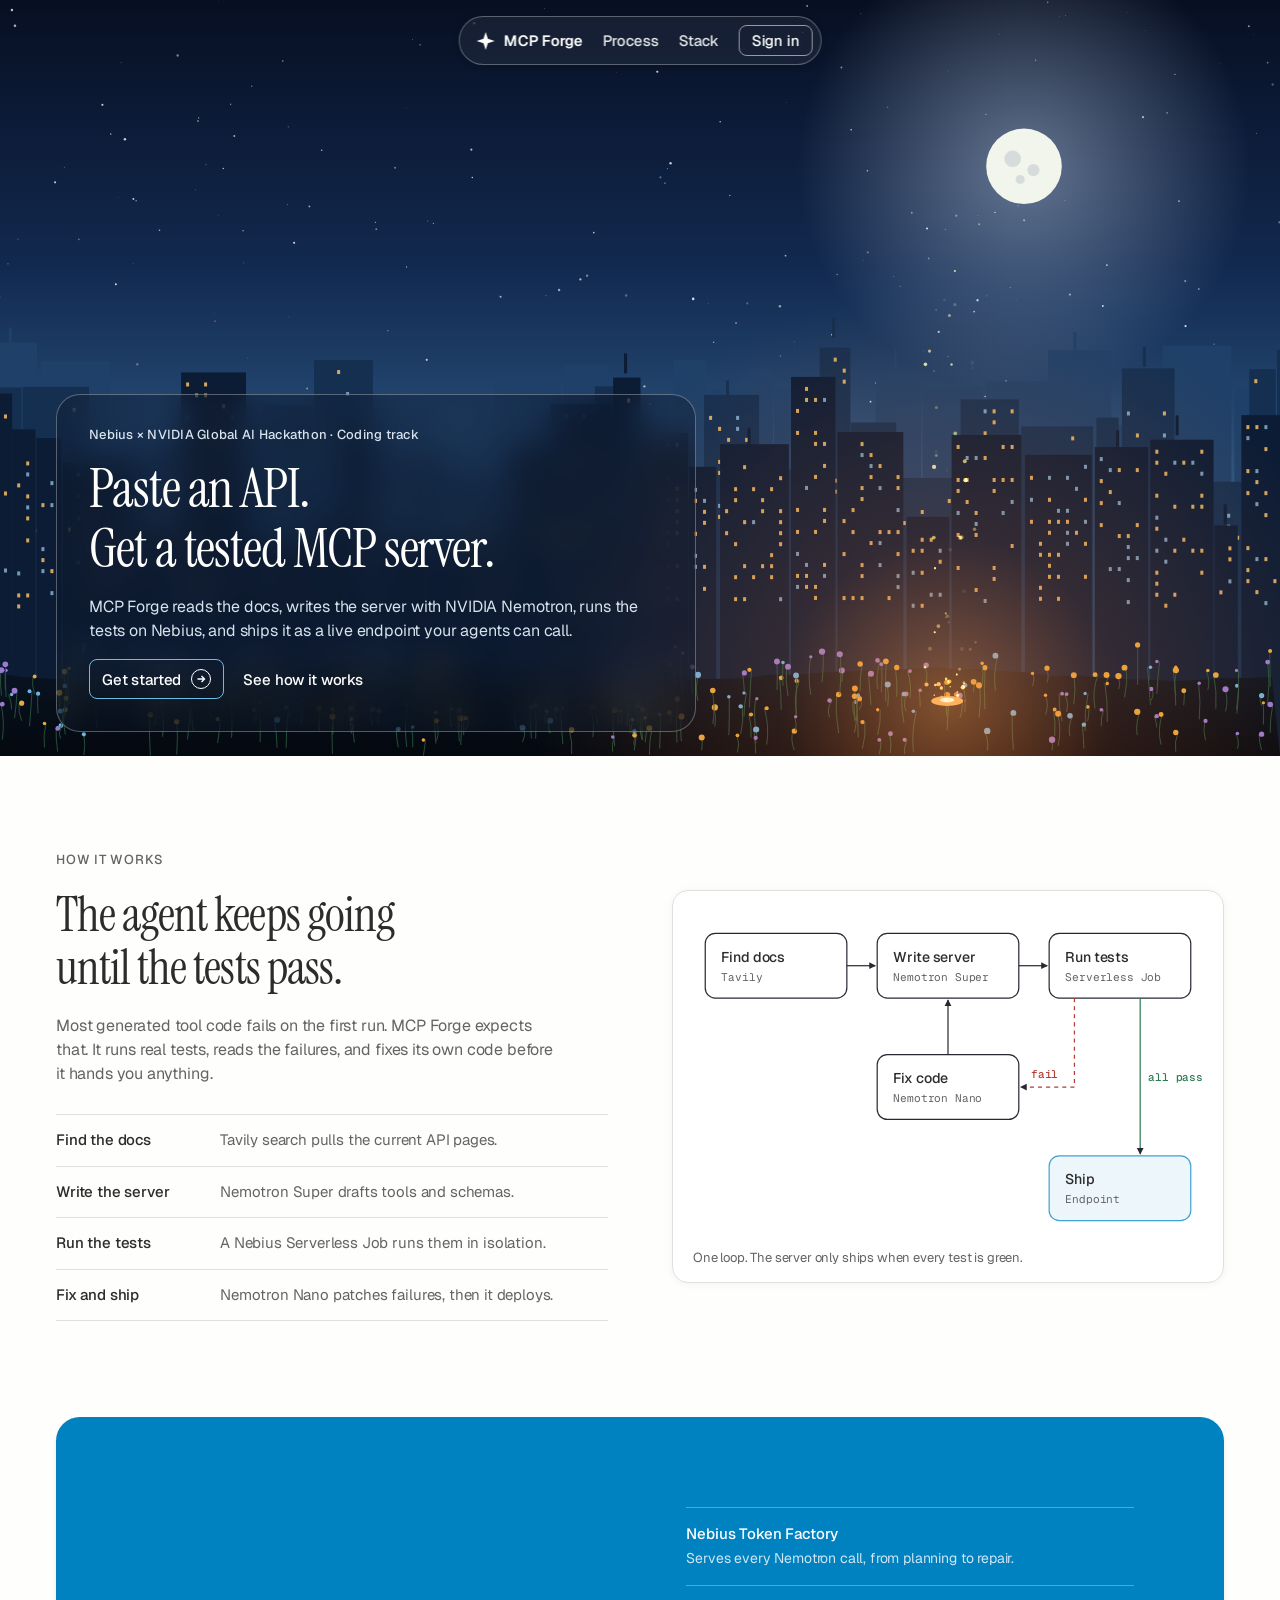
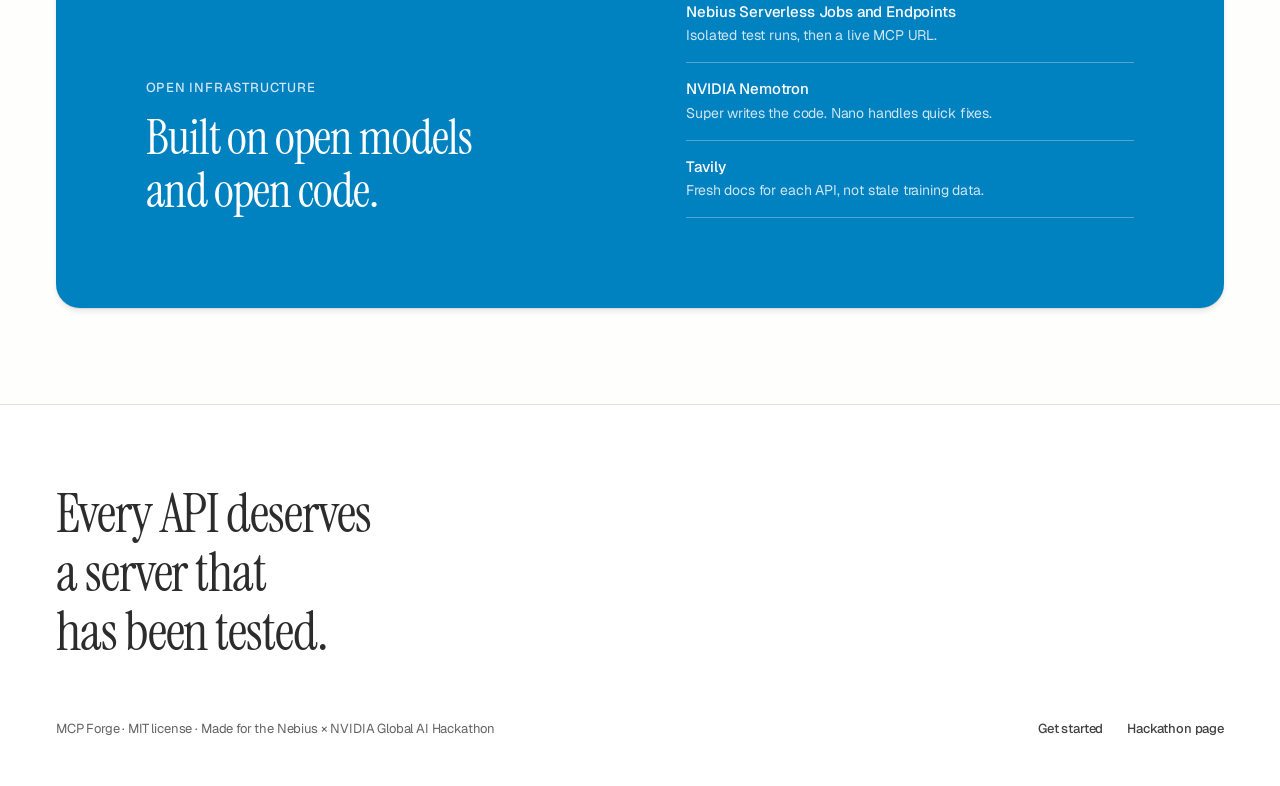
<file: web/index.dev.html>
<title>MCP Forge</title>
<meta name="claude:viewport-fit-sides" content="cover">
<link rel="preconnect" href="https://fonts.googleapis.com">
<link rel="preconnect" href="https://fonts.gstatic.com" crossorigin>
<link rel="stylesheet" href="https://fonts.googleapis.com/css2?family=Geist:wght@400;500;600&family=Geist+Mono:wght@400;500&family=Instrument+Serif&display=swap">
<link rel="stylesheet" href="styles.css">
<style>
/* ---------- Landing ---------- */
.hero {
  position: relative;
  height: clamp(580px, 84vh, 800px);
  background: #0b1730;
  overflow: hidden;
  color: var(--hero-fg);
}
.hero canvas { position: absolute; inset: 0; width: 100%; height: 100%; display: block; }
.pillnav {
  position: absolute;
  top: calc(16px + env(safe-area-inset-top, 0px) * 0);
  left: 50%;
  transform: translateX(-50%);
  display: flex;
  align-items: center;
  gap: 20px;
  padding: 8px 8px 8px 16px;
  border-radius: 50px;
  border: 1px solid var(--glass-line);
  background: rgba(255, 255, 255, 0.06);
  -webkit-backdrop-filter: blur(14px);
  backdrop-filter: blur(14px);
  box-shadow: var(--shadow-nav);
  color: var(--hero-fg);
  max-width: calc(100% - 32px);
  white-space: nowrap;
}
.pillnav a.lnk { font: 500 15px/1 var(--sans); text-decoration: none; color: var(--hero-fg); opacity: 0.9; }
.pillnav a.lnk:hover { opacity: 1; text-decoration: underline; text-underline-offset: 4px; }
.pillnav .btn { color: var(--hero-fg); border-color: rgba(255, 255, 255, 0.55); padding: 7px 12px; }
.pillnav .btn:hover { background: rgba(255, 255, 255, 0.12); }
.pillnav .links { display: flex; gap: 20px; }

.hero-card {
  position: absolute;
  left: max(16px, env(safe-area-inset-left, 0px));
  bottom: 24px;
  width: min(640px, calc(100% - 32px));
  padding: 32px;
  border-radius: 24px;
  border: 1px solid var(--glass-line);
  background: var(--glass);
  -webkit-backdrop-filter: blur(16px);
  backdrop-filter: blur(16px);
  display: grid;
  gap: 16px;
}
@media (min-width: 1264px) { .hero-card { left: calc((100% - 1200px) / 2 + 16px); } }
.hero-card h1 { font-size: clamp(36px, 5.2vw, 54px); color: var(--hero-fg); letter-spacing: -0.02em; }
.hero-card p { color: var(--hero-muted); font-size: 16px; max-width: 52ch; }
.hero-actions { display: flex; flex-wrap: wrap; gap: 10px; align-items: center; }
.hero-card .btn-primary { border-color: #6dbbe3; color: #ffffff; }
.hero-card .btn-primary:hover { background: rgba(65, 161, 207, 0.22); }
.hero-card .btn-ghost { border-color: transparent; color: var(--hero-fg); padding-inline: 8px; }
.hero-card .btn-ghost:hover { background: rgba(255, 255, 255, 0.1); }
.hero-tag { font: 500 13px/1.3 var(--sans); color: var(--hero-muted); letter-spacing: 0.02em; }

.band { padding-block: 96px; }
.split { display: grid; grid-template-columns: 1fr 1fr; gap: 64px; align-items: center; }
.split > * { min-width: 0; }
.lead { display: grid; gap: 20px; }
.lead h2 { font-size: clamp(34px, 4.2vw, 48px); }
.lead p { font-size: 16px; color: var(--ash); max-width: 46ch; }
.steps { display: grid; gap: 0; margin: 8px 0 0; padding: 0; list-style: none; border-top: 1px solid var(--mist); }
.steps li { display: grid; grid-template-columns: 148px 1fr; gap: 16px; padding: 14px 0; border-bottom: 1px solid var(--mist); font-size: 15px; }
.steps b { font-weight: 500; color: var(--graphite); }
.steps span { color: var(--ash); }

.diagram {
  border-radius: 16px;
  background: var(--paper);
  border: 1px solid var(--mist);
  box-shadow: var(--shadow-soft);
  padding: 12px;
}
.diagram svg { display: block; width: 100%; height: auto; color: var(--twilight); }
.diagram .node { fill: var(--paper); stroke: var(--twilight); stroke-width: 1.2; }
.diagram .node.ship { fill: var(--signal-wash); stroke: var(--signal); }
.diagram .t1 { font: 500 14px var(--sans); fill: var(--graphite); letter-spacing: -0.01em; }
.diagram .t2 { font: 400 11px var(--mono); fill: var(--ash); }
.diagram .lbl { font: 500 11px var(--mono); fill: var(--ash); }
.diagram .lbl.fail { fill: var(--bad); }
.diagram .lbl.pass { fill: var(--ok); }
.diagram path.ln { fill: none; stroke: var(--twilight); stroke-width: 1.2; }
.diagram path.ln.fail { stroke: var(--bad); stroke-dasharray: 4 4; }
.diagram path.ln.pass { stroke: var(--ok); }
.diagram .cap { font: 400 13px var(--sans); color: var(--ash); padding: 12px 8px 4px; }

.blue-card {
  background: var(--cerulean);
  color: var(--on-cerulean);
  border-radius: 24px;
  padding: clamp(32px, 7vw, 96px);
  display: grid;
  grid-template-columns: 1.1fr 1fr;
  gap: 48px;
  align-items: end;
  box-shadow: var(--shadow-card);
}
.blue-card > * { min-width: 0; }
.blue-card h2 { color: var(--on-cerulean); font-size: clamp(32px, 4vw, 48px); }
.blue-card .stack { display: grid; gap: 0; border-top: 1px solid var(--cerulean-line); }
.blue-card .stack div { display: grid; gap: 4px; padding: 16px 0; border-bottom: 1px solid var(--cerulean-line); }
.blue-card .stack b { font: 500 15px/1.3 var(--sans); color: var(--on-cerulean); }
.blue-card .stack span { font-size: 14px; color: var(--on-cerulean-muted); }

.foot { background: var(--paper); border-top: 1px solid var(--mist); padding-block: 80px 48px; }
.foot h2 { font-size: clamp(34px, 5vw, 54px); max-width: 18ch; }
.foot-row { display: flex; flex-wrap: wrap; gap: 24px 40px; justify-content: space-between; align-items: end; margin-top: 56px; font-size: 13px; color: var(--ash); }
.foot-row nav { display: flex; flex-wrap: wrap; gap: 8px 24px; }
.foot-row a { text-decoration: none; color: var(--charcoal); font-weight: 500; }
.foot-row a:hover { text-decoration: underline; text-underline-offset: 3px; }

/* ---------- App ---------- */
.appbar { border-bottom: 1px solid var(--mist); background: var(--canvas); }
.appbar .wrap { display: flex; align-items: center; justify-content: space-between; gap: 16px; padding-block: 14px; }
.appbar .left, .appbar .right { display: flex; align-items: center; gap: 16px; }
.appbar a.lnk { font: 500 15px/1 var(--sans); text-decoration: none; color: var(--charcoal); }
.appbar a.lnk:hover { text-decoration: underline; text-underline-offset: 4px; }
.sep { width: 1px; height: 18px; background: var(--mist); }

.app-main { padding-block: 32px 72px; display: grid; gap: 24px; }
.app-head { display: flex; flex-wrap: wrap; align-items: end; justify-content: space-between; gap: 12px 24px; }
.app-head h1 { font-size: clamp(30px, 3.6vw, 40px); }
.app-head p { color: var(--ash); font-size: 15px; margin-top: 8px; }
.grid3 { display: grid; grid-template-columns: 300px minmax(0, 1fr) minmax(0, 1.25fr); gap: 20px; align-items: start; }
.grid3 > * { min-width: 0; }
.card { background: var(--paper); border: 1px solid var(--mist); border-radius: 12px; box-shadow: var(--shadow-card); }
.card-h { display: flex; align-items: center; justify-content: space-between; gap: 12px; padding: 14px 16px; border-bottom: 1px solid var(--mist); }
.card-h h3 { font: 500 15px/1.3 var(--sans); letter-spacing: -0.01em; color: var(--graphite); }
.card-b { padding: 16px; }

.form { display: grid; gap: 16px; }
.form .btn { width: 100%; padding-block: 12px; }
.recent { display: grid; gap: 0; margin-top: 4px; }
.recent button {
  display: flex; align-items: center; justify-content: space-between; gap: 10px;
  text-align: left; background: none; border: 0; border-top: 1px solid var(--mist);
  padding: 11px 0; font: 500 14px/1.3 var(--sans); color: var(--charcoal); cursor: pointer; letter-spacing: -0.01em;
}
.recent button:hover { color: var(--graphite); background: var(--linen); }
.recent small { display: block; font: 400 12px/1.3 var(--mono); color: var(--ash); margin-top: 3px; }

.result { display: flex; align-items: center; gap: 10px; flex-wrap: wrap; }
.result .big { font: 400 24px/1.1 var(--serif); letter-spacing: -0.02em; color: var(--graphite); }
.result .meta { font: 400 13px/1.3 var(--sans); color: var(--ash); }

.pipe { list-style: none; margin: 0; padding: 4px 16px 8px; display: grid; }
.pipe li { display: grid; grid-template-columns: 22px minmax(0, 1fr) auto; gap: 12px; padding: 14px 0; border-top: 1px solid var(--mist); position: relative; }
.pipe li:first-child { border-top: 0; }
.pipe .ic { width: 22px; height: 22px; display: grid; place-items: center; margin-top: 1px; color: var(--fog); }
.pipe .ic svg { width: 18px; height: 18px; }
.pipe li[data-s="done"] .ic { color: var(--ok); }
.pipe li[data-s="warn"] .ic { color: var(--warn); }
.pipe li[data-s="run"] .ic { color: var(--signal-ink); }
.pipe li[data-s="run"] .ic svg { animation: spin 0.9s linear infinite; }
@keyframes spin { to { transform: rotate(360deg); } }
.pipe .nm { font: 500 15px/1.3 var(--sans); color: var(--graphite); letter-spacing: -0.01em; }
.pipe li[data-s="wait"] .nm { color: var(--ash); }
.pipe .dt { font-size: 13px; color: var(--ash); margin-top: 3px; min-height: 17px; }
.pipe .tool { display: inline-block; margin-top: 8px; font: 500 11px/1 var(--mono); color: var(--charcoal); background: var(--linen); border: 1px solid var(--mist); border-radius: 4px; padding: 4px 6px; }
.pipe .sec { font: 400 12px/1.3 var(--mono); color: var(--ash); padding-top: 3px; }

.tabs { display: flex; gap: 4px; padding: 8px 12px 0; border-bottom: 1px solid var(--mist); overflow-x: auto; }
.tab { background: none; border: 0; border-bottom: 2px solid transparent; padding: 8px 10px 10px; font: 500 14px/1 var(--sans); color: var(--ash); cursor: pointer; letter-spacing: -0.01em; white-space: nowrap; }
.tab:hover { color: var(--graphite); }
.tab[aria-selected="true"] { color: var(--graphite); border-bottom-color: var(--signal); }
.panel { padding: 0; }
.codebox { background: var(--code-bg); border-radius: 0 0 12px 12px; overflow: auto; max-height: 560px; }
.codebox pre { margin: 0; padding: 14px 0; font: 400 12.5px/1.65 var(--mono); letter-spacing: 0; color: var(--charcoal); min-width: max-content; }
.codebox .ln { display: grid; grid-template-columns: 44px 1fr; }
.codebox .ln i { font-style: normal; text-align: right; padding-right: 14px; color: var(--fog); user-select: none; }
.codebox .ln.hl { background: var(--warn-bg); }
.k { color: var(--c-kw); } .s { color: var(--c-str); } .f { color: var(--c-fn); } .c { color: var(--c-com); font-style: italic; } .n { color: var(--c-num); } .d { color: var(--c-dec); }
.codebar { display: flex; flex-wrap: wrap; align-items: center; justify-content: space-between; gap: 6px 12px; padding: 10px 16px; border-bottom: 1px solid var(--mist); font: 400 12px/1.3 var(--mono); color: var(--ash); }

.tests { list-style: none; margin: 0; padding: 0; }
.tests li { display: grid; grid-template-columns: 22px minmax(0, 1fr) auto; gap: 12px; padding: 13px 16px; border-top: 1px solid var(--mist); align-items: start; }
.tests li:first-child { border-top: 0; }
.tests .nm { font: 500 14px/1.35 var(--sans); color: var(--graphite); }
.tests .why { font-size: 13px; color: var(--ash); margin-top: 3px; }
.tests svg { width: 18px; height: 18px; color: var(--ok); margin-top: 1px; }
.logs { margin: 0; padding: 14px 16px; background: var(--code-bg); border-radius: 0 0 12px 12px; font: 400 12px/1.7 var(--mono); letter-spacing: 0; color: var(--charcoal); max-height: 560px; overflow: auto; white-space: pre-wrap; word-break: break-word; }
.logs .t { color: var(--fog); }
.logs .ok { color: var(--ok); } .logs .bad { color: var(--bad); } .logs .wn { color: var(--warn); }
.connect { display: grid; gap: 16px; padding: 16px; }
.connect .url { display: flex; align-items: center; gap: 10px; background: var(--linen); border-bottom: 1px solid var(--charcoal); padding: 10px; font: 400 13px/1.4 var(--mono); letter-spacing: 0; color: var(--charcoal); }
.connect .url span { flex: 1; min-width: 0; overflow-wrap: anywhere; }
.connect pre { margin: 0; background: var(--code-bg); border-radius: 8px; padding: 14px; font: 400 12.5px/1.6 var(--mono); letter-spacing: 0; overflow: auto; color: var(--charcoal); }
.note { font-size: 13px; color: var(--ash); }
.toast { position: fixed; left: 50%; bottom: calc(24px + env(safe-area-inset-bottom, 0px)); transform: translateX(-50%); background: var(--dusk); color: var(--on-dusk); font: 500 14px/1 var(--sans); padding: 11px 16px; border-radius: 8px; opacity: 0; pointer-events: none; transition: opacity 0.2s ease; z-index: 20; }
.toast.on { opacity: 1; }


@media (max-width: 1060px) { .grid3 { grid-template-columns: 300px minmax(0, 1fr); } .grid3 > :nth-child(3) { grid-column: 1 / -1; } }
@media (max-width: 860px) {
  .split, .blue-card { grid-template-columns: 1fr; gap: 40px; }
  .band { padding-block: 64px; }
  .pillnav .links { display: none; }
  .steps li { grid-template-columns: 1fr; gap: 2px; }
}
@media (max-width: 720px) { .appbar .left .sep, .appbar .left .lnk { display: none; } .appbar .brand { white-space: nowrap; } .appbar .right { gap: 10px; } .grid3 { grid-template-columns: 1fr; } .hero-card { padding: 24px; bottom: 16px; } .appbar .right .pill { display: none; } }
/* ---------- Sign in and onboarding ---------- */
.auth { display: grid; grid-template-columns: minmax(0, 1fr) minmax(0, 1fr); min-height: 100vh; min-height: 100dvh; }
.auth-art {
  background: var(--cerulean);
  color: var(--on-cerulean);
  padding: 32px clamp(24px, 5vw, 64px) clamp(40px, 8vh, 96px) max(clamp(24px, 5vw, 64px), env(safe-area-inset-left, 0px));
  display: flex; flex-direction: column; justify-content: space-between; gap: 48px;
  position: relative; overflow: hidden;
}
.auth-art::after {
  content: ""; position: absolute; right: -90px; top: 18%; width: 340px; height: 340px; border-radius: 50%;
  background: radial-gradient(circle at 40% 40%, rgba(255, 255, 255, 0.28), rgba(255, 255, 255, 0) 68%);
  pointer-events: none;
}
.auth-art .brand { color: var(--on-cerulean); }
.auth-quote { display: grid; gap: 16px; position: relative; z-index: 1; }
.auth-quote h2 { color: var(--on-cerulean); font-size: clamp(36px, 4.6vw, 54px); }
.auth-quote p { color: var(--on-cerulean-muted); max-width: 40ch; }
.auth-pane { display: grid; place-items: center; padding: 48px var(--gutter-r) 48px clamp(16px, 4vw, 48px); }
.auth-form { display: grid; gap: 18px; width: min(400px, 100%); }
.auth-form h1, .ob h1 { font-size: clamp(34px, 4vw, 44px); }
.auth-form .btn { width: 100%; padding-block: 12px; }
.note { font-size: 13px; color: var(--ash); line-height: 1.5; }
.err { margin: 0; font-size: 13px; color: var(--bad); }
.lnk-back { font: 500 14px/1 var(--sans); color: var(--charcoal); text-underline-offset: 4px; }
.ob { max-width: 640px; padding-block: 40px 72px; display: grid; gap: 28px; }
.segs { display: grid; grid-template-columns: repeat(3, 1fr); gap: 6px; }
.segs i { height: 3px; border-radius: 3px; background: var(--mist); }
.segs i.on { background: var(--signal); }
.ob-step { display: grid; gap: 20px; }
.ob-step > .field > span { font: 500 13px/1.3 var(--sans); color: var(--ash); }
.chips { display: flex; flex-wrap: wrap; gap: 8px; }
.chip { font: 500 14px/1 var(--sans); letter-spacing: -0.01em; color: var(--charcoal); background: transparent; border: 1px solid var(--mist); border-radius: 8px; padding: 10px 12px; cursor: pointer; }
.chip:hover { background: var(--linen); }
.chip[aria-pressed="true"] { border-color: var(--signal); color: var(--signal-ink); background: var(--signal-wash); }
.ob-actions { display: flex; justify-content: space-between; gap: 12px; }
.ob-actions .btn { padding-inline: 20px; }
.ob-actions #ob-next { margin-left: auto; }

/* ---------- Dashboard additions ---------- */
.avatar { width: 28px; height: 28px; border-radius: 50%; background: var(--dusk); color: var(--on-dusk); display: grid; place-items: center; font: 600 13px/1 var(--sans); }
.ftabs { display: flex; gap: 4px; min-width: 0; overflow-x: auto; }
#codemeta { white-space: nowrap; }
.ftab { font: 500 12px/1 var(--mono); letter-spacing: 0; color: var(--ash); background: none; border: 1px solid transparent; border-radius: 6px; padding: 6px 8px; cursor: pointer; white-space: nowrap; }
.ftab:hover { color: var(--graphite); }
.ftab[aria-pressed="true"] { color: var(--graphite); border-color: var(--mist); background: var(--paper); }
.empty { padding: 28px 16px; display: grid; gap: 6px; color: var(--ash); font-size: 14px; }
.empty b { font: 500 15px/1.3 var(--sans); color: var(--graphite); }
.recent .row { display: flex; align-items: center; justify-content: space-between; gap: 10px; border-top: 1px solid var(--mist); padding: 11px 0; font: 500 14px/1.3 var(--sans); color: var(--charcoal); letter-spacing: -0.01em; }
.recent .row small { display: block; font: 400 12px/1.3 var(--mono); color: var(--ash); margin-top: 3px; letter-spacing: 0; overflow-wrap: anywhere; }
.recent .row > span:first-child { min-width: 0; }
.right .btn-sm { border-color: var(--mist); color: var(--charcoal); }
@media (max-width: 860px) {
  .auth { grid-template-columns: 1fr; }
  .auth-art { padding-block: 24px 40px; gap: 32px; }
  .auth-pane { padding-block: 40px; }
}
</style>

<body data-v="home">

<!-- ================= LANDING ================= -->
<main data-view="home" id="top">
  <section class="hero" aria-label="Introduction">
    <canvas id="scene" aria-hidden="true"></canvas>
    <nav class="pillnav" aria-label="Primary">
      <a class="brand" href="#home" style="color:var(--hero-fg)">
        <svg viewBox="0 0 20 20" aria-hidden="true"><path d="M10 1l2.2 6.8L19 10l-6.8 2.2L10 19l-2.2-6.8L1 10l6.8-2.2z" fill="currentColor"/></svg>
        MCP Forge
      </a>
      <span class="links"><a class="lnk" href="#process">Process</a><a class="lnk" href="#stack">Stack</a></span>
      <a class="btn" id="nav-auth" href="#signin">Sign in</a>
    </nav>
    <div class="hero-card">
      <span class="hero-tag">Nebius × NVIDIA Global AI Hackathon · Coding track</span>
      <h1>Paste an API.<br>Get a tested MCP server.</h1>
      <p>MCP Forge reads the docs, writes the server with NVIDIA Nemotron, runs the tests on Nebius, and ships it as a live endpoint your agents can call.</p>
      <div class="hero-actions">
        <a class="btn btn-primary" href="#signin">Get started <span class="ring"><svg viewBox="0 0 10 10" fill="none" stroke="currentColor" stroke-width="1.4"><path d="M1.5 5h7M5.5 2l3 3-3 3"/></svg></span></a>
        <a class="btn btn-ghost" href="#process">See how it works</a>
      </div>
    </div>
  </section>

  <section class="band" id="process">
    <div class="wrap split">
      <div class="lead">
        <span class="eyebrow">How it works</span>
        <h2>The agent keeps going until the tests pass.</h2>
        <p>Most generated tool code fails on the first run. MCP Forge expects that. It runs real tests, reads the failures, and fixes its own code before it hands you anything.</p>
        <ul class="steps">
          <li><b>Find the docs</b><span>Tavily search pulls the current API pages.</span></li>
          <li><b>Write the server</b><span>Nemotron Super drafts tools and schemas.</span></li>
          <li><b>Run the tests</b><span>A Nebius Serverless Job runs them in isolation.</span></li>
          <li><b>Fix and ship</b><span>Nemotron Nano patches failures, then it deploys.</span></li>
        </ul>
      </div>
      <figure class="diagram" style="margin:0">
        <svg viewBox="0 0 520 330" role="img" aria-label="Flow: docs to write to test. Failed tests go to fix and back to write. Passing tests go to ship.">
          <defs>
            <marker id="ah" viewBox="0 0 10 10" refX="8" refY="5" markerWidth="7" markerHeight="7" orient="auto-start-reverse"><path d="M1 1l8 4-8 4z" fill="currentColor"/></marker>
          </defs>
          <g>
            <rect class="node" x="20" y="30" width="140" height="64" rx="10"/><text class="t1" x="36" y="58">Find docs</text><text class="t2" x="36" y="77">Tavily</text>
            <rect class="node" x="190" y="30" width="140" height="64" rx="10"/><text class="t1" x="206" y="58">Write server</text><text class="t2" x="206" y="77">Nemotron Super</text>
            <rect class="node" x="360" y="30" width="140" height="64" rx="10"/><text class="t1" x="376" y="58">Run tests</text><text class="t2" x="376" y="77">Serverless Job</text>
            <rect class="node" x="190" y="150" width="140" height="64" rx="10"/><text class="t1" x="206" y="178">Fix code</text><text class="t2" x="206" y="197">Nemotron Nano</text>
            <rect class="node ship" x="360" y="250" width="140" height="64" rx="10"/><text class="t1" x="376" y="278">Ship</text><text class="t2" x="376" y="297">Endpoint</text>
          </g>
          <path class="ln" d="M160 62H188" marker-end="url(#ah)"/>
          <path class="ln" d="M330 62H358" marker-end="url(#ah)"/>
          <path class="ln fail" d="M385 94V182H332" marker-end="url(#ah)"/>
          <path class="ln" d="M260 150V96" marker-end="url(#ah)"/>
          <path class="ln pass" d="M450 94V248" marker-end="url(#ah)"/>
          <text class="lbl fail" x="342" y="173">fail</text>
          <text class="lbl pass" x="458" y="176">all pass</text>
        </svg>
        <figcaption class="cap">One loop. The server only ships when every test is green.</figcaption>
      </figure>
    </div>
  </section>

  <section class="band" id="stack" style="padding-top:0">
    <div class="wrap">
      <div class="blue-card">
        <div class="lead" style="gap:16px">
          <span class="eyebrow" style="color:var(--on-cerulean-muted)">Open infrastructure</span>
          <h2>Built on open models and open code.</h2>
        </div>
        <div class="stack">
          <div><b>Nebius Token Factory</b><span>Serves every Nemotron call, from planning to repair.</span></div>
          <div><b>Nebius Serverless Jobs and Endpoints</b><span>Isolated test runs, then a live MCP URL.</span></div>
          <div><b>NVIDIA Nemotron</b><span>Super writes the code. Nano handles quick fixes.</span></div>
          <div><b>Tavily</b><span>Fresh docs for each API, not stale training data.</span></div>
        </div>
      </div>
    </div>
  </section>

  <footer class="foot">
    <div class="wrap">
      <h2>Every API deserves a server that has been tested.</h2>
      <div class="foot-row">
        <span>MCP Forge · MIT license · Made for the Nebius × NVIDIA Global AI Hackathon</span>
        <nav aria-label="Footer"><a href="#signin">Get started</a><a href="https://nebiusglobalaihackathon.devpost.com/" target="_blank" rel="noopener">Hackathon page</a></nav>
      </div>
    </div>
  </footer>
</main>

<!-- ================= SIGN IN ================= -->
<main data-view="signin" hidden>
  <div class="auth">
    <aside class="auth-art" aria-hidden="false">
      <a class="brand" href="#home"><svg viewBox="0 0 20 20" aria-hidden="true"><path d="M10 1l2.2 6.8L19 10l-6.8 2.2L10 19l-2.2-6.8L1 10l6.8-2.2z" fill="currentColor"/></svg>MCP Forge</a>
      <div class="auth-quote">
        <h2>Forge once.<br>Call it anywhere.</h2>
        <p>Every server comes with its own tests, so you know it works before an agent calls it.</p>
      </div>
    </aside>
    <section class="auth-pane">
      <form class="auth-form" id="signin-form" novalidate>
        <span class="eyebrow">Welcome</span>
        <h1>Sign in</h1>
        <p class="note">Enter your email to open your workspace.</p>
        <div class="field"><label for="si-email">Email</label><input class="input" id="si-email" type="email" inputmode="email" autocomplete="email" placeholder="you@example.com"></div>
        <p class="err" id="si-err" role="alert" hidden></p>
        <button class="btn btn-fill" type="submit">Continue</button>
        <p class="note">Demo sign in. There is no password, and your details stay in this browser.</p>
        <a class="lnk-back" href="#home">Back to home</a>
      </form>
    </section>
  </div>
</main>

<!-- ================= ONBOARDING ================= -->
<main data-view="onboarding" hidden>
  <header class="appbar"><div class="wrap">
    <div class="left"><a class="brand" href="#home"><svg viewBox="0 0 20 20" aria-hidden="true"><path d="M10 1l2.2 6.8L19 10l-6.8 2.2L10 19l-2.2-6.8L1 10l6.8-2.2z" fill="currentColor"/></svg>MCP Forge</a></div>
    <div class="right"><span class="note" id="ob-count">Step 1 of 3</span></div>
  </div></header>
  <div class="wrap ob">
    <div class="segs" aria-hidden="true"><i class="on"></i><i></i><i></i></div>

    <section class="ob-step" id="ob-1">
      <span class="eyebrow">About you</span>
      <h1>What should we call you?</h1>
      <div class="field"><label for="ob-name">Your name</label><input class="input" id="ob-name" autocomplete="given-name" placeholder="Prasanna"></div>
      <div class="field"><span id="ob-use-l">What will you forge servers for?</span>
        <div class="chips" role="group" aria-labelledby="ob-use-l" id="ob-use">
          <button type="button" class="chip" aria-pressed="false">Developer tools</button>
          <button type="button" class="chip" aria-pressed="false">Data and analytics</button>
          <button type="button" class="chip" aria-pressed="false">Web3 and DeFi</button>
          <button type="button" class="chip" aria-pressed="false">Internal company APIs</button>
          <button type="button" class="chip" aria-pressed="false">Something else</button>
        </div>
      </div>
    </section>

    <section class="ob-step" id="ob-2" hidden>
      <span class="eyebrow">Connections</span>
      <h1>Connect your keys</h1>
      <p class="note">MCP Forge calls Nemotron on Nebius Token Factory and searches docs with Tavily. Keys stay in this browser and go only to your own MCP Forge server. Leave a box empty to use the keys in the server's .env file.</p>
      <div class="field"><label for="ob-nebius">Nebius Token Factory key</label><input class="input" id="ob-nebius" type="password" autocomplete="off" placeholder="Paste your key"></div>
      <div class="field"><label for="ob-tavily">Tavily key</label><input class="input" id="ob-tavily" type="password" autocomplete="off" placeholder="tvly-..."></div>
    </section>

    <section class="ob-step" id="ob-3" hidden>
      <span class="eyebrow">Defaults</span>
      <h1>Set your defaults</h1>
      <p class="note">You can change these for each server later.</p>
      <div class="field"><label for="ob-model">Writer model</label>
        <select class="select" id="ob-model"><option value="">Auto: best Nemotron on your account</option><option value="super">Nemotron 3 Super</option><option value="ultra">Nemotron 3 Ultra</option><option value="nano">Nemotron 3 Nano</option></select></div>
      <div class="field"><label for="ob-rounds">Fix rounds allowed</label>
        <select class="select" id="ob-rounds"><option>1</option><option selected>3</option><option>5</option></select></div>
      <div class="field"><label for="ob-runner">Where tests run</label>
        <select class="select" id="ob-runner"><option value="nebius">Nebius Serverless Jobs</option><option value="local">Local runner (development only)</option></select></div>
    </section>

    <div class="ob-actions">
      <button class="btn" type="button" id="ob-back" hidden>Back</button>
      <button class="btn btn-fill" type="button" id="ob-next">Continue</button>
    </div>
  </div>
</main>

<!-- ================= APP (dashboard) ================= -->
<div data-view="app" hidden>
  <header class="appbar">
    <div class="wrap">
      <div class="left">
        <a class="brand" href="#home"><svg viewBox="0 0 20 20" aria-hidden="true"><path d="M10 1l2.2 6.8L19 10l-6.8 2.2L10 19l-2.2-6.8L1 10l6.8-2.2z" fill="currentColor"/></svg>MCP Forge</a>
        <span class="sep"></span>
        <a class="lnk" href="#home">Home</a>
      </div>
      <div class="right"><span class="pill" id="modepill"></span><a class="lnk" href="#onboarding">Edit setup</a><span class="sep"></span><span class="avatar" id="avatar" aria-hidden="true"></span><button class="btn btn-sm" id="signout" type="button">Sign out</button></div>
    </div>
  </header>

  <div class="wrap app-main">
    <div class="app-head">
      <div>
        <span class="eyebrow" id="eyebrow">Dashboard</span>
        <h1 style="margin-top:8px">Forge a new MCP server</h1>
        <p>Describe the API. The agent writes, tests, fixes and deploys it.</p>
      </div>
      <div class="result" id="result" aria-live="polite"></div>
    </div>

    <div class="grid3">
      <!-- left: brief -->
      <section class="card" aria-labelledby="h-brief">
        <div class="card-h"><h3 id="h-brief">Brief</h3></div>
        <div class="card-b">
          <form class="form" id="brief" autocomplete="off">
            <div class="field"><label for="f-api">API name</label><input class="input" id="f-api" value="Open-Meteo weather"></div>
            <div class="field"><label for="f-url">Docs URL <em style="font-style:normal;color:var(--fog)">(optional)</em></label><input class="input" id="f-url" value="https://open-meteo.com/en/docs"></div>
            <div class="field"><label for="f-tools">Tools to expose</label><textarea class="textarea" id="f-tools">Current weather for a city. Seven day forecast for a city.</textarea></div>
            <div class="field"><label for="f-model">Writer model</label>
              <select class="select" id="f-model"><option value="">Auto: best Nemotron</option><option value="super">Nemotron 3 Super</option><option value="ultra">Nemotron 3 Ultra</option><option value="nano">Nemotron 3 Nano</option></select></div>
            <div class="field"><label for="f-rounds">Fix rounds allowed</label>
              <select class="select" id="f-rounds"><option>1</option><option selected>3</option><option>5</option></select></div>
            <button class="btn btn-fill" id="go" type="submit">Forge server</button>
          </form>
          <div style="margin-top:24px"><span class="eyebrow">Your servers</span><div class="recent" id="recent"></div></div>
        </div>
      </section>

      <!-- middle: pipeline -->
      <section class="card" aria-labelledby="h-run">
        <div class="card-h"><h3 id="h-run">Run</h3><span class="pill" id="roundpill">Round 2 of 3</span></div>
        <ol class="pipe" id="pipe"></ol>
      </section>

      <!-- right: output -->
      <section class="card" aria-labelledby="h-out">
        <div class="card-h"><h3 id="h-out">Output</h3><button class="btn btn-sm" id="copycode" type="button">Copy code</button></div>
        <div class="tabs" role="tablist" aria-label="Output">
          <button class="tab" role="tab" id="t-code" aria-controls="p-code" aria-selected="true">Server code</button>
          <button class="tab" role="tab" id="t-tests" aria-controls="p-tests" aria-selected="false">Tests</button>
          <button class="tab" role="tab" id="t-logs" aria-controls="p-logs" aria-selected="false">Logs</button>
          <button class="tab" role="tab" id="t-conn" aria-controls="p-conn" aria-selected="false">Connect</button>
        </div>
        <div class="panel" role="tabpanel" id="p-code" aria-labelledby="t-code">
          <div class="codebar"><div class="ftabs" id="ftabs"></div><span id="codemeta"></span></div>
          <div class="codebox"><pre id="code"></pre></div>
        </div>
        <div class="panel" role="tabpanel" id="p-tests" aria-labelledby="t-tests" hidden><ul class="tests" id="tests"></ul></div>
        <div class="panel" role="tabpanel" id="p-logs" aria-labelledby="t-logs" hidden><pre class="logs" id="logs"></pre></div>
        <div class="panel" role="tabpanel" id="p-conn" aria-labelledby="t-conn" hidden>
          <div class="connect">
            <div class="field"><span>Endpoint URL (example)</span>
              <div class="url"><span id="url"></span><button class="btn btn-sm" id="copyurl" type="button">Copy</button></div></div>
            <div class="field"><span>Add to any MCP client</span><pre id="cfg">{}</pre><div><button class="btn btn-sm" id="copycfg" type="button">Copy config</button></div></div>
            <p class="note" id="connnote"></p>
          </div>
        </div>
      </section>
    </div>
  </div>
</div>

<div class="toast" id="toast" role="status"></div>

<script>
(function () {
  /* ---------- storage (falls back to memory when the browser blocks it) ---------- */
  var mem = {};
  function ls(k, v) {
    try {
      if (v === undefined) { var x = localStorage.getItem(k); return x ? JSON.parse(x) : (mem[k] || null); }
      if (v === null) { localStorage.removeItem(k); delete mem[k]; } else { localStorage.setItem(k, JSON.stringify(v)); }
    } catch (e) { if (v === undefined) return mem[k] || null; if (v === null) delete mem[k]; else mem[k] = v; }
  }
  function getUser() { return ls("forge.user"); }
  function prefsKey() { var u = getUser(); return "forge.prefs." + (u ? u.email : "none"); }
  function getPrefs() { return ls(prefsKey()) || {}; }
  function setPrefs(p) { ls(prefsKey(), p); }

  /* ---------- views: home > signin > onboarding > app ---------- */
  var body = document.body, current = "home";
  function go(h) { if (location.hash === "#" + h) route(); else location.hash = h; }
  function route() {
    var h = (location.hash || "").replace("#", ""), user = getUser(), prefs = getPrefs(), v = "home";
    if (h === "app") v = !user ? "signin" : (!prefs.done ? "onboarding" : "app");
    else if (h === "onboarding") v = !user ? "signin" : "onboarding";
    else if (h === "signin") v = user ? (prefs.done ? "app" : "onboarding") : "signin";
    if ((h === "app" || h === "onboarding" || h === "signin") && v !== h) { location.hash = v; return; }
    current = v; body.setAttribute("data-v", v);
    [].forEach.call(document.querySelectorAll("[data-view]"), function (el) { el.hidden = el.getAttribute("data-view") !== v; });
    if (v === "home") {
      startScene(); syncNav();
      if (h === "process" || h === "stack") { var el = document.getElementById(h); if (el) el.scrollIntoView(); }
      else window.scrollTo(0, 0);
    } else { stopScene(); window.scrollTo(0, 0); }
    if (v === "onboarding") obOpen();
    if (v === "app") appOpen();
  }
  window.addEventListener("hashchange", route);
  function syncNav() {
    var u = getUser(), a = document.getElementById("nav-auth");
    if (!a) return;
    a.textContent = u ? "Dashboard" : "Sign in"; a.setAttribute("href", u ? "#app" : "#signin");
  }

  /* ---------- sign in ---------- */
  document.getElementById("signin-form").addEventListener("submit", function (e) {
    e.preventDefault();
    var em = document.getElementById("si-email").value.trim(), err = document.getElementById("si-err");
    if (!/^[^\s@]+@[^\s@]+\.[^\s@]{2,}$/.test(em)) { err.textContent = "Enter a valid email, like you@example.com."; err.hidden = false; return; }
    err.hidden = true;
    ls("forge.user", { email: em.toLowerCase(), name: em.split("@")[0] });
    var p = getPrefs(); if (!p.name) { p.name = em.split("@")[0]; setPrefs(p); }
    go(p.done ? "app" : "onboarding");
  });
  document.getElementById("signout").addEventListener("click", function () { ls("forge.user", null); go("home"); });

  /* ---------- onboarding ---------- */
  var obStep = 1;
  function obShow(n) {
    obStep = n;
    [1, 2, 3].forEach(function (i) { document.getElementById("ob-" + i).hidden = i !== n; });
    [].forEach.call(document.querySelectorAll(".segs i"), function (el, i) { el.className = i < n ? "on" : ""; });
    document.getElementById("ob-count").textContent = "Step " + n + " of 3";
    document.getElementById("ob-back").hidden = n === 1;
    document.getElementById("ob-next").textContent = n === 3 ? "Open dashboard" : "Continue";
  }
  function obOpen() {
    var p = getPrefs(), u = getUser() || {};
    document.getElementById("ob-name").value = p.name || u.name || "";
    document.getElementById("ob-nebius").value = p.nebiusKey || "";
    document.getElementById("ob-tavily").value = p.tavilyKey || "";
    document.getElementById("ob-model").value = p.model || "";
    document.getElementById("ob-rounds").value = p.rounds || "3";
    document.getElementById("ob-runner").value = p.runner || "nebius";
    [].forEach.call(document.querySelectorAll("#ob-use .chip"), function (c) { c.setAttribute("aria-pressed", String(c.textContent === p.use)); });
    obShow(1);
  }
  [].forEach.call(document.querySelectorAll("#ob-use .chip"), function (c) {
    c.addEventListener("click", function () {
      var was = c.getAttribute("aria-pressed") === "true";
      [].forEach.call(document.querySelectorAll("#ob-use .chip"), function (o) { o.setAttribute("aria-pressed", "false"); });
      c.setAttribute("aria-pressed", String(!was));
    });
  });
  document.getElementById("ob-back").addEventListener("click", function () { obShow(Math.max(1, obStep - 1)); });
  document.getElementById("ob-next").addEventListener("click", function () {
    if (obStep < 3) { obShow(obStep + 1); return; }
    var sel = document.querySelector("#ob-use .chip[aria-pressed='true']"), name = document.getElementById("ob-name").value.trim();
    var p = getPrefs();
    p.done = true; p.name = name || (getUser() || {}).name || "there"; p.use = sel ? sel.textContent : "";
    p.nebiusKey = document.getElementById("ob-nebius").value.trim(); p.tavilyKey = document.getElementById("ob-tavily").value.trim();
    p.model = document.getElementById("ob-model").value; p.rounds = document.getElementById("ob-rounds").value; p.runner = document.getElementById("ob-runner").value;
    setPrefs(p); go("app");
  });


  /* ---------- painted hero ---------- */
  var cv = document.getElementById("scene"), ctx = cv.getContext("2d");
  var bg = document.createElement("canvas"), W = 0, H = 0, DPR = 1, embers = [], raf = 0, running = false;
  var reduce = window.matchMedia && window.matchMedia("(prefers-reduced-motion: reduce)").matches;
  function rng(seed) { return function () { seed |= 0; seed = seed + 0x6D2B79F5 | 0; var t = Math.imul(seed ^ seed >>> 15, 1 | seed); t = t + Math.imul(t ^ t >>> 7, 61 | t) ^ t; return ((t ^ t >>> 14) >>> 0) / 4294967296; }; }
  function paint() {
    var r = cv.getBoundingClientRect(); DPR = Math.min(window.devicePixelRatio || 1, 2);
    W = Math.max(1, Math.round(r.width)); H = Math.max(1, Math.round(r.height));
    cv.width = W * DPR; cv.height = H * DPR; bg.width = W * DPR; bg.height = H * DPR;
    var g = bg.getContext("2d"); g.setTransform(DPR, 0, 0, DPR, 0, 0); var R = rng(7);
    var sky = g.createLinearGradient(0, 0, 0, H * 0.78);
    sky.addColorStop(0, "#070f22"); sky.addColorStop(0.45, "#12294f"); sky.addColorStop(0.82, "#2b5580"); sky.addColorStop(1, "#4d7a99");
    g.fillStyle = sky; g.fillRect(0, 0, W, H);
    for (var i = 0; i < 170; i++) { var sx = R() * W, sy = R() * H * 0.55, sr = R() * 1.1 + 0.2; g.fillStyle = "rgba(255,255,255," + (0.25 + R() * 0.6) + ")"; g.beginPath(); g.arc(sx, sy, sr, 0, 6.283); g.fill(); }
    var mx = W * 0.8, my = H * 0.22, mr = Math.max(22, Math.min(W, H) * 0.05);
    var mg = g.createRadialGradient(mx, my, mr * 0.6, mx, my, mr * 6); mg.addColorStop(0, "rgba(214,232,255,0.38)"); mg.addColorStop(1, "rgba(214,232,255,0)");
    g.fillStyle = mg; g.fillRect(mx - mr * 6, my - mr * 6, mr * 12, mr * 12);
    g.fillStyle = "#f2f5ec"; g.beginPath(); g.arc(mx, my, mr, 0, 6.283); g.fill();
    g.fillStyle = "rgba(160,176,190,0.35)"; [[-.3, -.2, .22], [.25, .1, .16], [-.1, .35, .12]].forEach(function (c) { g.beginPath(); g.arc(mx + c[0] * mr, my + c[1] * mr, c[2] * mr, 0, 6.283); g.fill(); });
    var layers = [{ y: 0.66, c: "#1f4068", hmin: 40, hmax: 150, win: 0 }, { y: 0.73, c: "#152f50", hmin: 50, hmax: 190, win: 0.12 }, { y: 0.81, c: "#0c1c35", hmin: 60, hmax: 230, win: 0.28 }];
    layers.forEach(function (L) {
      var x = -10, base = H * L.y; g.fillStyle = L.c;
      while (x < W + 20) {
        var bw = 22 + R() * 50, bh = (L.hmin + R() * (L.hmax - L.hmin)) * (H / 700);
        g.fillRect(x, base - bh, bw, bh + H);
        if (R() > 0.7) { g.fillRect(x + bw * 0.4, base - bh - 14 - R() * 16, 3, 20); }
        if (L.win) for (var wy = base - bh + 10; wy < base - 6; wy += 11) for (var wx = x + 5; wx < x + bw - 6; wx += 9) { if (R() < L.win) { g.fillStyle = R() > 0.3 ? "rgba(246,190,102,0.85)" : "rgba(160,205,240,0.7)"; g.fillRect(wx, wy, 3, 4); g.fillStyle = L.c; } }
        x += bw + R() * 4;
      }
    });
    var gr = g.createLinearGradient(0, H * 0.86, 0, H); gr.addColorStop(0, "#0a1626"); gr.addColorStop(1, "#04080f");
    g.fillStyle = gr; g.beginPath(); g.moveTo(0, H * 0.9);
    for (var k = 0; k <= W; k += 24) g.lineTo(k, H * 0.89 + Math.sin(k * 0.012) * 6 + R() * 3);
    g.lineTo(W, H); g.lineTo(0, H); g.closePath(); g.fill();
    for (var f = 0; f < Math.round(W / 5); f++) {
      var fx = R() * W, fy = H * 0.9 + R() * H * 0.1, fh = 10 + R() * 34 * (fy / H), tint = R();
      g.strokeStyle = "rgba(40,86,60,0.9)"; g.lineWidth = 1; g.beginPath(); g.moveTo(fx, fy); g.quadraticCurveTo(fx + (R() - 0.5) * 8, fy - fh * 0.5, fx + (R() - 0.5) * 6, fy - fh); g.stroke();
      g.fillStyle = tint > 0.55 ? "#e9a93d" : (tint > 0.25 ? "#9a7bd0" : "#6fb4e0"); g.beginPath(); g.arc(fx, fy - fh, 1.6 + R() * 1.6, 0, 6.283); g.fill();
    }
    var fxp = W * 0.74, fyp = H * 0.93;
    var glow = g.createRadialGradient(fxp, fyp, 0, fxp, fyp, H * 0.55); glow.addColorStop(0, "rgba(255,150,70,0.5)"); glow.addColorStop(0.4, "rgba(255,120,50,0.16)"); glow.addColorStop(1, "rgba(255,120,50,0)");
    g.fillStyle = glow; g.fillRect(0, 0, W, H);
    g.fillStyle = "#ffb15c"; g.beginPath(); g.ellipse(fxp, fyp - 2, 16, 5, 0, 0, 6.283); g.fill();
    g.fillStyle = "#fff0c8"; g.beginPath(); g.ellipse(fxp, fyp - 3, 7, 2.5, 0, 0, 6.283); g.fill();
    var n = reduce ? 28 : 64; embers = [];
    for (var e = 0; e < n; e++) embers.push(spawn(true));
  }
  function spawn(initial) {
    var fx = W * 0.74, fy = H * 0.93, life = 0.5 + Math.random() * 0.5;
    return { x: fx + (Math.random() - 0.5) * 36, y: fy - (initial ? Math.random() * H * 0.5 : 0), vx: (Math.random() - 0.3) * 0.25, vy: -(0.25 + Math.random() * 0.6), r: 0.6 + Math.random() * 1.6, a: initial ? Math.random() : 0, life: life, ph: Math.random() * 6.283 };
  }
  function frame(t) {
    ctx.setTransform(1, 0, 0, 1, 0, 0); ctx.clearRect(0, 0, cv.width, cv.height); ctx.drawImage(bg, 0, 0);
    ctx.setTransform(DPR, 0, 0, DPR, 0, 0); ctx.globalCompositeOperation = "lighter";
    for (var i = 0; i < embers.length; i++) {
      var p = embers[i];
      if (!reduce) { p.x += p.vx + Math.sin(t / 700 + p.ph) * 0.15; p.y += p.vy; p.a += 0.008; }
      var fade = Math.max(0, 1 - Math.max(0, p.a - p.life) * 2.2);
      if (p.a > p.life + 0.45 || p.y < 0) { embers[i] = spawn(false); continue; }
      var al = Math.min(1, p.a * 4) * fade * (0.55 + 0.45 * Math.sin(t / 130 + p.ph));
      ctx.fillStyle = "rgba(255," + Math.round(150 + 80 * p.a) + ",90," + Math.max(0, al).toFixed(3) + ")";
      ctx.beginPath(); ctx.arc(p.x, p.y, p.r, 0, 6.283); ctx.fill();
    }
    ctx.globalCompositeOperation = "source-over";
    if (running && !reduce) raf = requestAnimationFrame(frame);
  }
  function startScene() { if (running) return; paint(); running = true; if (reduce) { frame(0); running = false; } else raf = requestAnimationFrame(frame); }
  function stopScene() { running = false; cancelAnimationFrame(raf); }
  var rz; window.addEventListener("resize", function () { clearTimeout(rz); rz = setTimeout(function () { if (body.getAttribute("data-v") === "home") { var was = running; stopScene(); running = false; startScene(); } }, 150); });

  /* ---------- dashboard: state ---------- */
  var API = location.protocol === "file:" ? "http://127.0.0.1:8000" : "";
  var S = { mode: "sample", health: null, steps: [], files: {}, prev: {}, changed: [], tests: [], round: 0, failedBefore: {}, logs: [], result: null, sources: [], file: "server.py", t0: 0, busy: false };
  var ICON = {
    done: '<svg viewBox="0 0 20 20" fill="none" stroke="currentColor" stroke-width="1.6"><circle cx="10" cy="10" r="8"/><path d="M6.4 10.2l2.4 2.4 4.8-5"/></svg>',
    warn: '<svg viewBox="0 0 20 20" fill="none" stroke="currentColor" stroke-width="1.6"><circle cx="10" cy="10" r="8"/><path d="M10 5.6v5M10 13.3v.2"/></svg>',
    run: '<svg viewBox="0 0 20 20" fill="none" stroke="currentColor" stroke-width="1.8" stroke-linecap="round"><path d="M10 2a8 8 0 1 0 8 8" /></svg>',
    wait: '<svg viewBox="0 0 20 20" fill="none" stroke="currentColor" stroke-width="1.4"><circle cx="10" cy="10" r="8"/></svg>',
    fail: '<svg viewBox="0 0 20 20" fill="none" stroke="currentColor" stroke-width="1.6"><circle cx="10" cy="10" r="8"/><path d="M7.2 7.2l5.6 5.6M12.8 7.2l-5.6 5.6"/></svg>'
  };
  function esc(s) { return String(s).replace(/&/g, "&amp;").replace(/</g, "&lt;").replace(/>/g, "&gt;"); }
  function $(id) { return document.getElementById(id); }

  /* ---------- syntax colors (Python) ---------- */
  function hl(line) {
    var cm = "", idx = -1, q = false;
    for (var j = 0; j < line.length; j++) { var ch = line[j]; if (ch === '"' || ch === "'") q = q === ch ? false : (q || ch); if (ch === "#" && !q) { idx = j; break; } }
    if (idx >= 0) { cm = '<span class="c">' + esc(line.slice(idx)) + "</span>"; line = line.slice(0, idx); }
    var out = esc(line);
    out = out.replace(/(&quot;[^&]*?&quot;|"[^"]*"|'[^']*')/g, '<span class="s">$1</span>');
    out = out.replace(/\b(from|import|async|await|def|return|if|not|with|as|for|in|raise|or|and|class|try|except|else|elif|None|True|False)\b(?![^<]*<\/span>)/g, '<span class="k">$1</span>');
    out = out.replace(/(@mcp\.tool\(\))/g, '<span class="d">$1</span>');
    return out + cm;
  }

  /* ---------- renderers ---------- */
  function renderMode() {
    var p = $("modepill");
    if (S.mode === "live") {
      var h = S.health || {}, ok = h.nebius_key && h.tavily_key || (getPrefs().nebiusKey && getPrefs().tavilyKey);
      p.className = "pill " + (ok ? "ok" : "warn");
      p.innerHTML = '<span class="dot"></span>' + (ok ? "Live" : "Live · add API keys");
    } else { p.className = "pill"; p.innerHTML = '<span class="dot"></span>Sample run · demo data'; }
    $("connnote").textContent = S.mode === "live" ? "This server is running on the address above." : "This screen shows a sample run. Start the API to forge real servers.";
  }
  function renderPipe() {
    var el = $("pipe");
    if (!S.steps.length) { el.innerHTML = '<li style="display:block"><div class="empty"><b>No run yet</b>Fill in the brief and press Forge server. Each step appears here as it happens.</div></li>'; $("roundpill").textContent = "Ready"; return; }
    el.innerHTML = S.steps.map(function (s) {
      var det = s.state === "wait" ? "Waiting" : s.state === "run" ? "Working" : (s.detail || "");
      return '<li data-s="' + s.state + '"><span class="ic">' + ICON[s.state] + '</span><div><div class="nm">' + esc(s.name) + '</div><div class="dt">' + esc(det) + '</div><span class="tool">' + esc(s.tool) + '</span></div><span class="sec">' + (s.secs != null && (s.state === "done" || s.state === "warn") ? s.secs.toFixed(1) + " s" : "") + "</span></li>";
    }).join("");
    var rs = S.steps.filter(function (s) { return /^test/.test(s.key); });
    $("roundpill").textContent = rs.length ? "Round " + rs.length + " of " + ((getPrefs().rounds) || 3) : "Starting";
  }
  function renderCode() {
    var names = Object.keys(S.files);
    $("ftabs").innerHTML = names.map(function (n) { return '<button type="button" class="ftab" aria-pressed="' + (n === S.file) + '" data-f="' + esc(n) + '">' + esc(n) + "</button>"; }).join("");
    [].forEach.call($("ftabs").querySelectorAll(".ftab"), function (b) { b.addEventListener("click", function () { S.file = b.getAttribute("data-f"); renderCode(); }); });
    var src = S.files[S.file];
    if (src == null) { $("code").innerHTML = '<div class="empty"><b>No code yet</b>The server and its tests appear here after the model writes them.</div>'; $("codemeta").textContent = ""; return; }
    var old = {}; (S.prev[S.file] || "").split("\n").forEach(function (l) { old[l] = 1; });
    var lines = src.replace(/\n$/, "").split("\n"), changed = 0;
    $("code").innerHTML = lines.map(function (l, i) {
      var hit = S.prev[S.file] != null && l.trim() && !old[l]; if (hit) changed++;
      return '<div class="ln' + (hit ? " hl" : "") + '"><i>' + (i + 1) + "</i><span>" + (l ? hl(l) : "&nbsp;") + "</span></div>";
    }).join("");
    $("codemeta").textContent = lines.length + " lines" + (changed ? " · " + changed + " changed in the last fix" : "");
  }
  function lastLine(s) { var a = String(s || "").trim().split("\n").filter(Boolean); return (a[a.length - 1] || "").slice(0, 170); }
  function human(n) { n = String(n).replace(/^test_/, "").replace(/_/g, " "); return n.charAt(0).toUpperCase() + n.slice(1); }
  function renderTests() {
    var el = $("tests");
    if (!S.tests.length) { el.innerHTML = '<li style="display:block"><div class="empty"><b>No test results yet</b>Results show up after the first test round.</div></li>'; return; }
    el.innerHTML = S.tests.map(function (t) {
      var pass = t.outcome === "passed", fixed = pass && S.failedBefore[t.name];
      return "<li>" + (pass ? ICON.done : '<span style="color:var(--bad)">' + ICON.fail + "</span>") + '<div><div class="nm">' + esc(human(t.name)) + "</div>" + (pass ? "" : '<div class="why">' + esc(lastLine(t.detail)) + "</div>") + "</div>" +
        (pass ? (fixed ? '<span class="pill warn">Fixed in round ' + S.round + "</span>" : '<span class="pill ok">Passed</span>') : '<span class="pill bad">Failed</span>') + "</li>";
    }).join("");
  }
  function clock() { var s = Math.max(0, Math.round((Date.now() - S.t0) / 1000)); return ("0" + Math.floor(s / 60)).slice(-2) + ":" + ("0" + (s % 60)).slice(-2); }
  function renderLogs() {
    var el = $("logs");
    if (!S.logs.length) { el.textContent = "Nothing yet."; return; }
    el.innerHTML = S.logs.map(function (l) { return '<span class="t">' + l.t + "</span>  " + (l.level ? '<span class="' + l.level + '">' + esc(l.text) + "</span>" : esc(l.text)); }).join("\n");
    el.scrollTop = el.scrollHeight;
  }
  function renderResult() {
    var r = S.result, el = $("result");
    if (!r) { el.innerHTML = ""; return; }
    if (r.state === "run") el.innerHTML = '<span class="pill run"><span class="dot"></span>Forging</span><span class="meta">Reading, writing and testing</span>';
    else if (r.state === "error") el.innerHTML = '<span class="pill bad"><span class="dot"></span>Stopped</span><span class="meta">' + esc(r.message) + "</span>";
    else if (!r.ok) el.innerHTML = '<span class="big">Not ready</span><span class="pill bad"><span class="dot"></span>' + r.passed + " of " + r.total + ' tests passed</span><span class="meta">Still failing after the allowed rounds</span>';
    else el.innerHTML = '<span class="big">Server ready</span><span class="pill ok"><span class="dot"></span>' + r.passed + " of " + r.total + ' tests passed</span><span class="meta">' + r.rounds + (r.rounds === 1 ? " round" : " rounds") + " · " + r.secs + " s</span>";
  }
  function renderConnect() {
    var d = S.deploy;
    $("url").textContent = d ? d.url : "Your endpoint appears here after deploy.";
    var cfg = d ? { mcpServers: {} } : null;
    if (d) { cfg.mcpServers[d.name || "my-server"] = d.token ? { url: d.url, headers: { Authorization: "Bearer " + d.token } } : { url: d.url }; }
    $("cfg").textContent = cfg ? JSON.stringify(cfg, null, 2) : "{}";
  }
  function renderRecent() {
    var runs = ls("forge.runs") || [], el = $("recent");
    if (S.mode === "sample") runs = runs.concat([{ name: "GitHub issues", meta: "4 tools · 1 round", state: "example" }, { name: "Stripe invoices", meta: "6 tools · 3 rounds", state: "example" }]);
    if (!runs.length) { el.innerHTML = '<div class="row" style="color:var(--ash);font-weight:400">Servers you forge show up here.</div>'; return; }
    el.innerHTML = runs.slice(0, 8).map(function (r) {
      return '<div class="row"><span>' + esc(r.name) + "<small>" + esc(r.meta) + (r.url ? " · " + esc(r.url) : "") + "</small></span>" +
        (r.state === "example" ? '<span class="pill">Example</span>' : r.ok ? '<span class="pill ok">Live</span>' : '<span class="pill warn">Not ready</span>') + "</div>";
    }).join("");
  }
  function renderAll() { renderMode(); renderPipe(); renderCode(); renderTests(); renderLogs(); renderResult(); renderConnect(); renderRecent(); }

  /* ---------- events (the live API and the sample both feed this) ---------- */
  function applyEvent(ev) {
    if (ev.type === "step") {
      var s = S.steps.filter(function (x) { return x.key === ev.key; })[0];
      if (!s) { s = { key: ev.key }; S.steps.push(s); }
      s.name = ev.name; s.tool = ev.tool; s.state = ev.state; s.detail = ev.detail; s.secs = ev.secs;
      renderPipe();
    } else if (ev.type === "log") { S.logs.push({ t: clock(), level: ev.level || "", text: ev.text }); renderLogs();
    } else if (ev.type === "code") {
      S.prev = S.files; S.files = ev.files; S.changed = ev.changed || [];
      if (!S.files[S.file]) S.file = "server.py";
      if (!S.changed.length) S.prev = {};
      renderCode();
    } else if (ev.type === "tests") {
      S.tests.forEach(function (t) { if (t.outcome !== "passed") S.failedBefore[t.name] = 1; });
      S.round = ev.round; S.tests = ev.tests; renderTests();
    } else if (ev.type === "sources") { S.sources = ev.pages;
    } else if (ev.type === "done") {
      var sm = ev.summary || {};
      S.result = { state: "done", ok: ev.ok, passed: sm.passed, total: sm.total, rounds: sm.rounds || S.round, secs: sm.secs };
      if (ev.ok) { S.deploy = { url: ev.url, token: ev.token, name: ev.server_name }; }
      renderResult(); renderConnect(); saveRun(ev);
    } else if (ev.type === "error") { S.result = { state: "error", message: ev.message }; renderResult(); }
  }
  function saveRun(ev) {
    if (S.mode !== "live") return;
    var runs = ls("forge.runs") || [], sm = ev.summary || {};
    runs.unshift({ name: $("f-api").value.trim() || "Server", meta: (sm.total || 0) + " tests · " + (sm.rounds || "?") + " rounds", ok: !!ev.ok, url: ev.url || "" });
    ls("forge.runs", runs.slice(0, 12)); renderRecent();
  }
  function resetRun() { S.steps = []; S.files = {}; S.prev = {}; S.changed = []; S.tests = []; S.round = 0; S.failedBefore = {}; S.logs = []; S.result = null; S.deploy = null; S.t0 = Date.now(); S.file = "server.py"; }

  /* ---------- sample run (used when no API is reachable) ---------- */
  var V2 = [
    'from mcp.server.fastmcp import FastMCP', 'import httpx', '', 'mcp = FastMCP("open-meteo")',
    'GEO = "https://geocoding-api.open-meteo.com/v1/search"', 'API = "https://api.open-meteo.com/v1/forecast"', '', '',
    'async def _locate(city: str) -> tuple[float, float]:', '    async with httpx.AsyncClient(timeout=10) as http:',
    '        r = await http.get(GEO, params={"name": city, "count": 1})', '        r.raise_for_status()',
    '        hits = r.json().get("results") or []', '    if not hits:', '        raise ValueError(f"No place found for \'{city}\'")',
    '    return hits[0]["latitude"], hits[0]["longitude"]', '', '', '@mcp.tool()', 'async def current_weather(city: str) -> dict:',
    '    """Current temperature and wind for a city."""', '    lat, lon = await _locate(city)', '    async with httpx.AsyncClient(timeout=10) as http:',
    '        r = await http.get(API, params={', '            "latitude": lat, "longitude": lon,', '            "current": "temperature_2m,wind_speed_10m"})',
    '        r.raise_for_status()', '    now = r.json()["current"]', '    return {"city": city, "temp_c": now["temperature_2m"],', '            "wind_kmh": now["wind_speed_10m"]}', '', '',
    '@mcp.tool()', 'async def forecast_7_day(city: str) -> list[dict]:', '    """High, low and rain for the next seven days."""', '    lat, lon = await _locate(city)',
    '    async with httpx.AsyncClient(timeout=10) as http:', '        r = await http.get(API, params={', '            "latitude": lat, "longitude": lon, "forecast_days": 7,',
    '            "daily": "temperature_2m_max,temperature_2m_min,precipitation_sum"})', '        r.raise_for_status()', '    d = r.json()["daily"]',
    '    return [{"date": d["time"][i],', '             "high_c": d["temperature_2m_max"][i],', '             "low_c": d["temperature_2m_min"][i],',
    '             "rain_mm": d["precipitation_sum"][i]}', '            for i in range(len(d["time"]))]', '', '',
    'if __name__ == "__main__":', '    mcp.run(transport="streamable-http")'
  ];
  var V1 = V2.filter(function (l) { return l !== "    if not hits:" && l.indexOf("No place found") < 0; }).map(function (l) { return l.replace('d["precipitation_sum"][i]}', 'd["rain_sum"][i]}'); });
  var TESTS_PY = 'import httpx, pytest, respx\nfrom server import current_weather, forecast_7_day, mcp\n\n\nasync def test_server_lists_both_tools():\n    names = sorted(t.name for t in await mcp.list_tools())\n    assert names == ["current_weather", "forecast_7_day"]\n';
  function T(n, ok, d) { return { name: n, outcome: ok ? "passed" : "failed", detail: d || "", secs: 0.1 }; }
  var T1 = [T("test_server_lists_both_tools", 1), T("test_current_weather_returns_temperature", 1), T("test_current_weather_unknown_city_has_clear_error", 0, "KeyError: 'results'"), T("test_forecast_returns_seven_days", 1), T("test_forecast_has_high_low_and_rain", 0, "KeyError: 'rain_sum'"), T("test_slow_call_times_out_cleanly", 1)];
  var T2 = T1.map(function (t) { return T(t.name, 1); });
  function st(key, name, tool, state, detail, secs) { return { type: "step", key: key, name: name, tool: tool, state: state, detail: detail, secs: secs }; }
  function lg(text, level) { return { type: "log", text: text, level: level || "" }; }
  var SAMPLE = [
    [200, lg("Brief received: Open-Meteo weather")],
    [100, st("docs", "Find the docs", "Tavily search", "run")], [700, st("docs", "Find the docs", "Tavily search", "done", "Read 3 pages on open-meteo.com", 4.1)], [0, lg("tavily  3 pages read, 11 endpoints found", "ok")],
    [100, st("plan", "Plan the tools", "Nemotron 3 Super", "run")], [600, st("plan", "Plan the tools", "Nemotron 3 Super", "done", "2 tools: current_weather, forecast_7_day", 3.2)],
    [100, st("write", "Write the server", "Nemotron 3 Super", "run")], [900, st("write", "Write the server", "Nemotron 3 Super", "done", V1.length + " lines of Python", 9.8)],
    [0, { type: "code", files: { "server.py": V1.join("\n") + "\n", "test_server.py": TESTS_PY }, changed: [] }], [0, lg("write  server.py " + V1.length + " lines", "ok")],
    [100, st("test1", "Run tests, round 1", "Serverless Job", "run")], [1100, st("test1", "Run tests, round 1", "Serverless Job", "warn", "4 of 6 passed", 11.5)],
    [0, { type: "tests", round: 1, tests: T1, error: "" }], [0, lg("tests  round 1: 4 of 6 passed", "wn")], [0, lg("FAIL test_current_weather_unknown_city_has_clear_error  KeyError: 'results'", "bad")], [0, lg("FAIL test_forecast_has_high_low_and_rain  KeyError: 'rain_sum'", "bad")],
    [100, st("fix1", "Fix and rerun, round 2", "Nemotron 3 Nano", "run")], [1200, st("fix1", "Fix and rerun, round 2", "Nemotron 3 Nano", "done", "Patched server.py", 14.2)],
    [0, { type: "code", files: { "server.py": V2.join("\n") + "\n", "test_server.py": TESTS_PY }, changed: ["server.py"] }], [0, lg("fix  patched server.py")],
    [100, st("test2", "Run tests, round 2", "Serverless Job", "run")], [900, st("test2", "Run tests, round 2", "Serverless Job", "done", "6 of 6 passed", 9.4)],
    [0, { type: "tests", round: 2, tests: T2, error: "" }], [0, lg("tests  round 2: 6 of 6 passed", "ok")],
    [100, st("deploy", "Deploy", "Serverless Endpoint", "run")], [700, st("deploy", "Deploy", "Serverless Endpoint", "done", "Live and answering tool calls", 5.6)],
    [0, lg("deploy  https://forge-open-meteo.example.com/mcp", "ok")],
    [100, { type: "done", ok: true, url: "https://forge-open-meteo.example.com/mcp", token: null, server_name: "open-meteo", summary: { passed: 6, total: 6, rounds: 2, secs: 48 } }]
  ];
  function playSample(done) {
    resetRun(); S.result = { state: "run" }; renderAll();
    var i = 0;
    (function next() { if (i >= SAMPLE.length) { done(); return; } var s = SAMPLE[i++]; setTimeout(function () { applyEvent(s[1]); next(); }, s[0]); })();
  }
  function loadSampleAtRest() { resetRun(); SAMPLE.forEach(function (s) { applyEvent(s[1]); }); S.result = { state: "done", ok: true, passed: 6, total: 6, rounds: 2, secs: 48 }; S.mode = "sample"; renderAll(); }

  /* ---------- live run: POST then read the event stream ---------- */
  function keyHeaders() { var p = getPrefs(), h = {}; if (p.nebiusKey) h["X-Nebius-Key"] = p.nebiusKey; if (p.tavilyKey) h["X-Tavily-Key"] = p.tavilyKey; return h; }
  async function liveRun(body, done) {
    resetRun(); S.result = { state: "run" }; renderAll();
    try {
      var res = await fetch(API + "/api/forge", { method: "POST", headers: Object.assign({ "Content-Type": "application/json" }, keyHeaders()), body: JSON.stringify(body) });
      if (!res.ok) { var t = ""; try { t = (await res.json()).detail; } catch (e) { } throw new Error(typeof t === "string" && t ? t : "The server answered " + res.status); }
      var rd = res.body.getReader(), dec = new TextDecoder(), buf = "";
      for (;;) {
        var c = await rd.read(); if (c.done) break;
        buf += dec.decode(c.value, { stream: true });
        var parts = buf.split("\n\n"); buf = parts.pop();
        parts.forEach(function (p) { if (p.indexOf("data: ") === 0) { try { applyEvent(JSON.parse(p.slice(6))); } catch (e) { } } });
      }
      if (S.result && S.result.state === "run") applyEvent({ type: "error", message: "The stream ended early. Check the API log." });
    } catch (e) { applyEvent({ type: "error", message: e.message || "Could not reach the API." }); }
    done();
  }

  /* ---------- form, tabs, copy ---------- */
  function setBusy(b) { S.busy = b; var g = $("go"); g.disabled = b; g.textContent = b ? "Forging…" : "Forge server"; }
  $("brief").addEventListener("submit", function (e) {
    e.preventDefault(); if (S.busy) return;
    var name = $("f-api").value.trim();
    if (name.length < 2) { toast("Enter the API name first."); $("f-api").focus(); return; }
    var p = getPrefs();
    if (S.mode === "live") {
      var h = S.health || {};
      if (!((h.nebius_key || p.nebiusKey) && (h.tavily_key || p.tavilyKey))) { toast("Add your Nebius and Tavily keys first. Use Edit setup."); return; }
      setBusy(true);
      liveRun({ api_name: name, docs_url: $("f-url").value.trim(), tools: $("f-tools").value.trim(), writer_hint: $("f-model").value || p.model || "", max_rounds: parseInt($("f-rounds").value, 10) || 3, runner: p.runner || "" }, function () { setBusy(false); if (S.result && S.result.ok) toast("Server ready. " + S.result.passed + " of " + S.result.total + " tests passed."); });
    } else { setBusy(true); playSample(function () { setBusy(false); toast("Server ready. Six of six tests passed."); }); }
  });
  var tabs = [].slice.call(document.querySelectorAll(".tab"));
  function pick(tab) {
    tabs.forEach(function (b) { var on = b === tab; b.setAttribute("aria-selected", on); $(b.getAttribute("aria-controls")).hidden = !on; });
    $("copycode").style.visibility = tab.id === "t-code" ? "visible" : "hidden";
  }
  tabs.forEach(function (b, i) {
    b.addEventListener("click", function () { pick(b); });
    b.addEventListener("keydown", function (e) { var n = e.key === "ArrowRight" ? 1 : e.key === "ArrowLeft" ? -1 : 0; if (n) { var t = tabs[(i + n + tabs.length) % tabs.length]; t.focus(); pick(t); } });
  });
  var toastEl = $("toast"), tt;
  function toast(m) { toastEl.textContent = m; toastEl.classList.add("on"); clearTimeout(tt); tt = setTimeout(function () { toastEl.classList.remove("on"); }, 2200); }
  function copy(text, ok, node) {
    function fallback() { try { var r = document.createRange(); r.selectNodeContents(node); var s = getSelection(); s.removeAllRanges(); s.addRange(r); toast("Selected. Press Ctrl+C to copy."); } catch (e) { } }
    try { navigator.clipboard.writeText(text).then(function () { toast(ok); }, fallback); } catch (e) { fallback(); }
  }
  $("copycode").addEventListener("click", function () { if (S.files[S.file] != null) copy(S.files[S.file], S.file + " copied", $("code")); });
  $("copyurl").addEventListener("click", function () { if (S.deploy) copy(S.deploy.url, "URL copied", $("url")); });
  $("copycfg").addEventListener("click", function () { if (S.deploy) copy($("cfg").textContent, "Config copied", $("cfg")); });

  /* ---------- opening the dashboard ---------- */
  var healthDone = false;
  async function checkHealth() {
    try {
      var ctl = new AbortController(), to = setTimeout(function () { ctl.abort(); }, 2500);
      var r = await fetch(API + "/api/health", { headers: keyHeaders(), signal: ctl.signal }); clearTimeout(to);
      var h = r.ok ? await r.json() : null;
      if (!h || h.ok !== true) throw 0;
      S.mode = "live"; S.health = h;
    } catch (e) { S.mode = "sample"; S.health = null; }
  }
  async function appOpen() {
    var p = getPrefs(), u = getUser() || {}, name = p.name || u.name || "there";
    $("avatar").textContent = (name.charAt(0) || "?").toUpperCase();
    $("eyebrow").textContent = "Dashboard · " + name;
    $("f-rounds").value = p.rounds || "3"; $("f-model").value = p.model || "";
    if (!healthDone) { loadSampleAtRest(); }
    await checkHealth(); healthDone = true;
    if (S.mode === "live" && !S.busy) { resetRun(); renderAll(); } else if (!S.busy) { loadSampleAtRest(); }
    renderAll();
  }
  pick(tabs[0]);
  syncNav();
  route();

})();
</script>
</body>
</file>
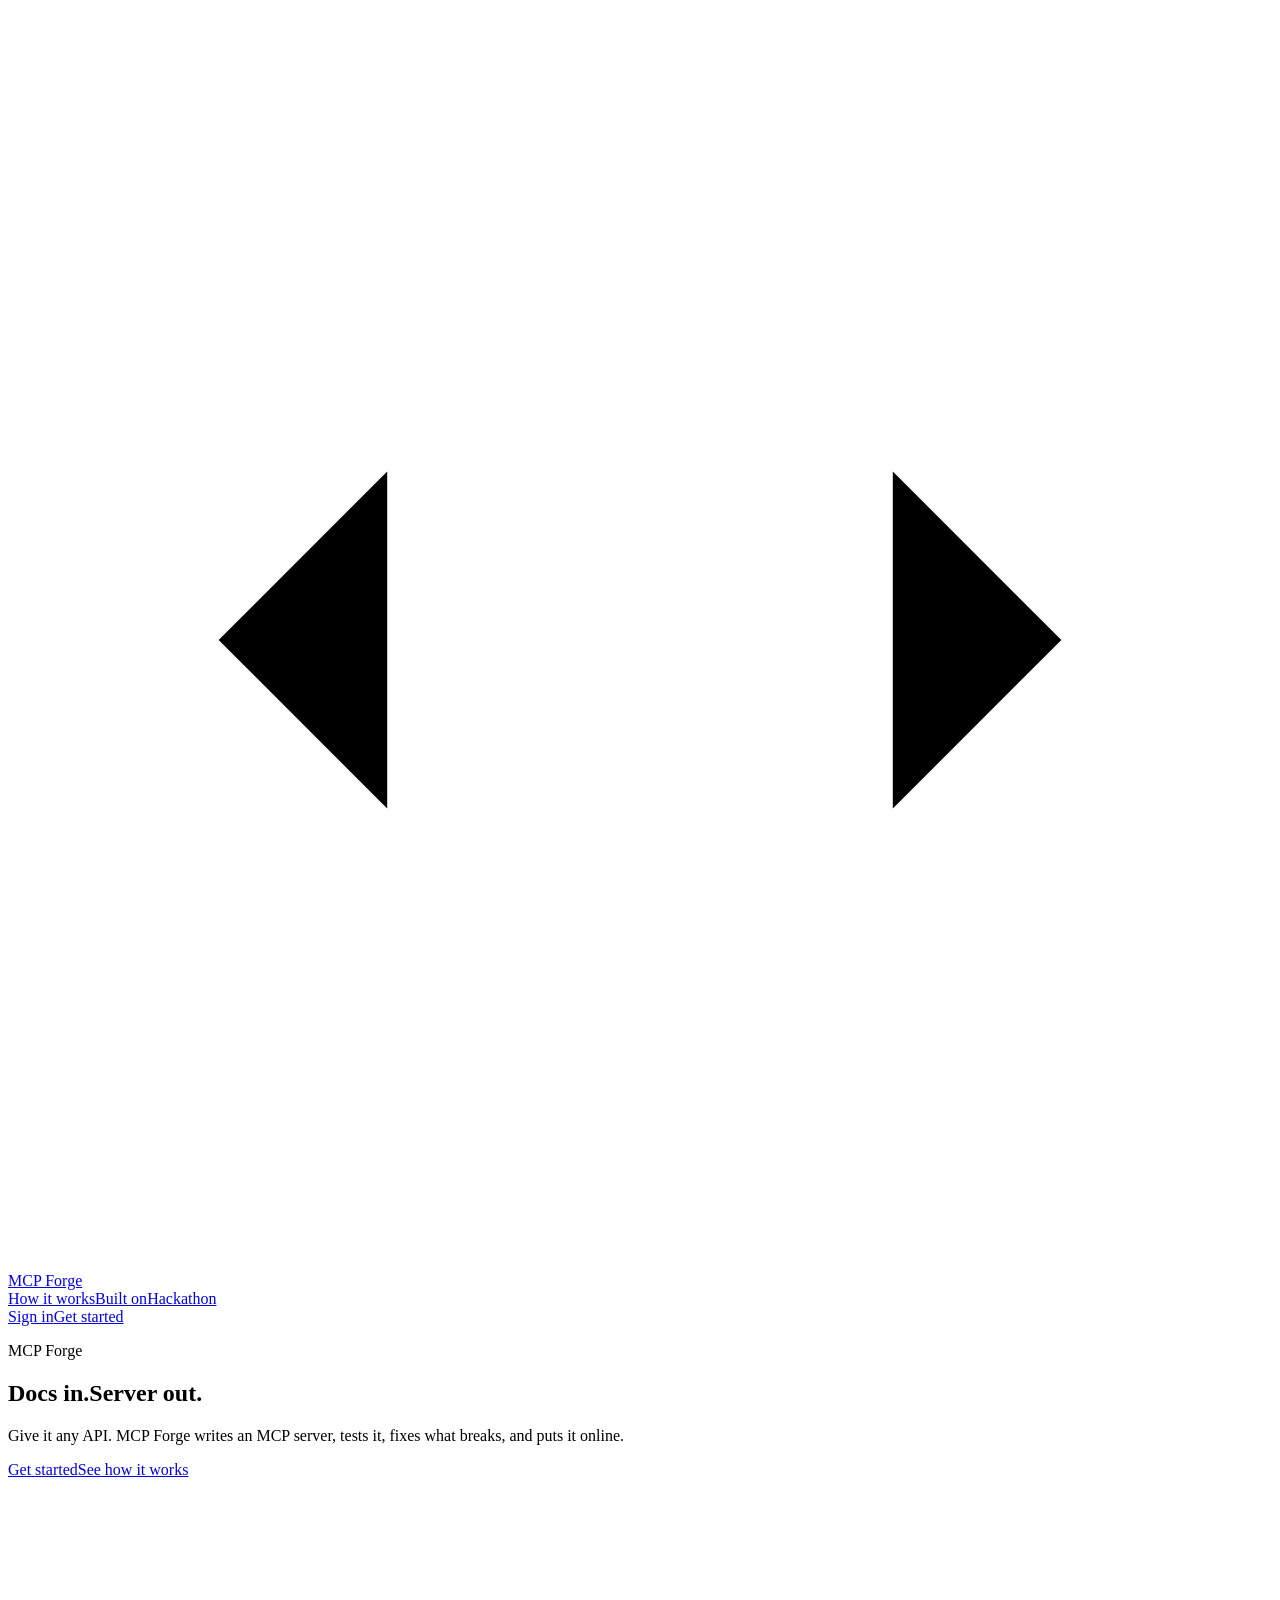
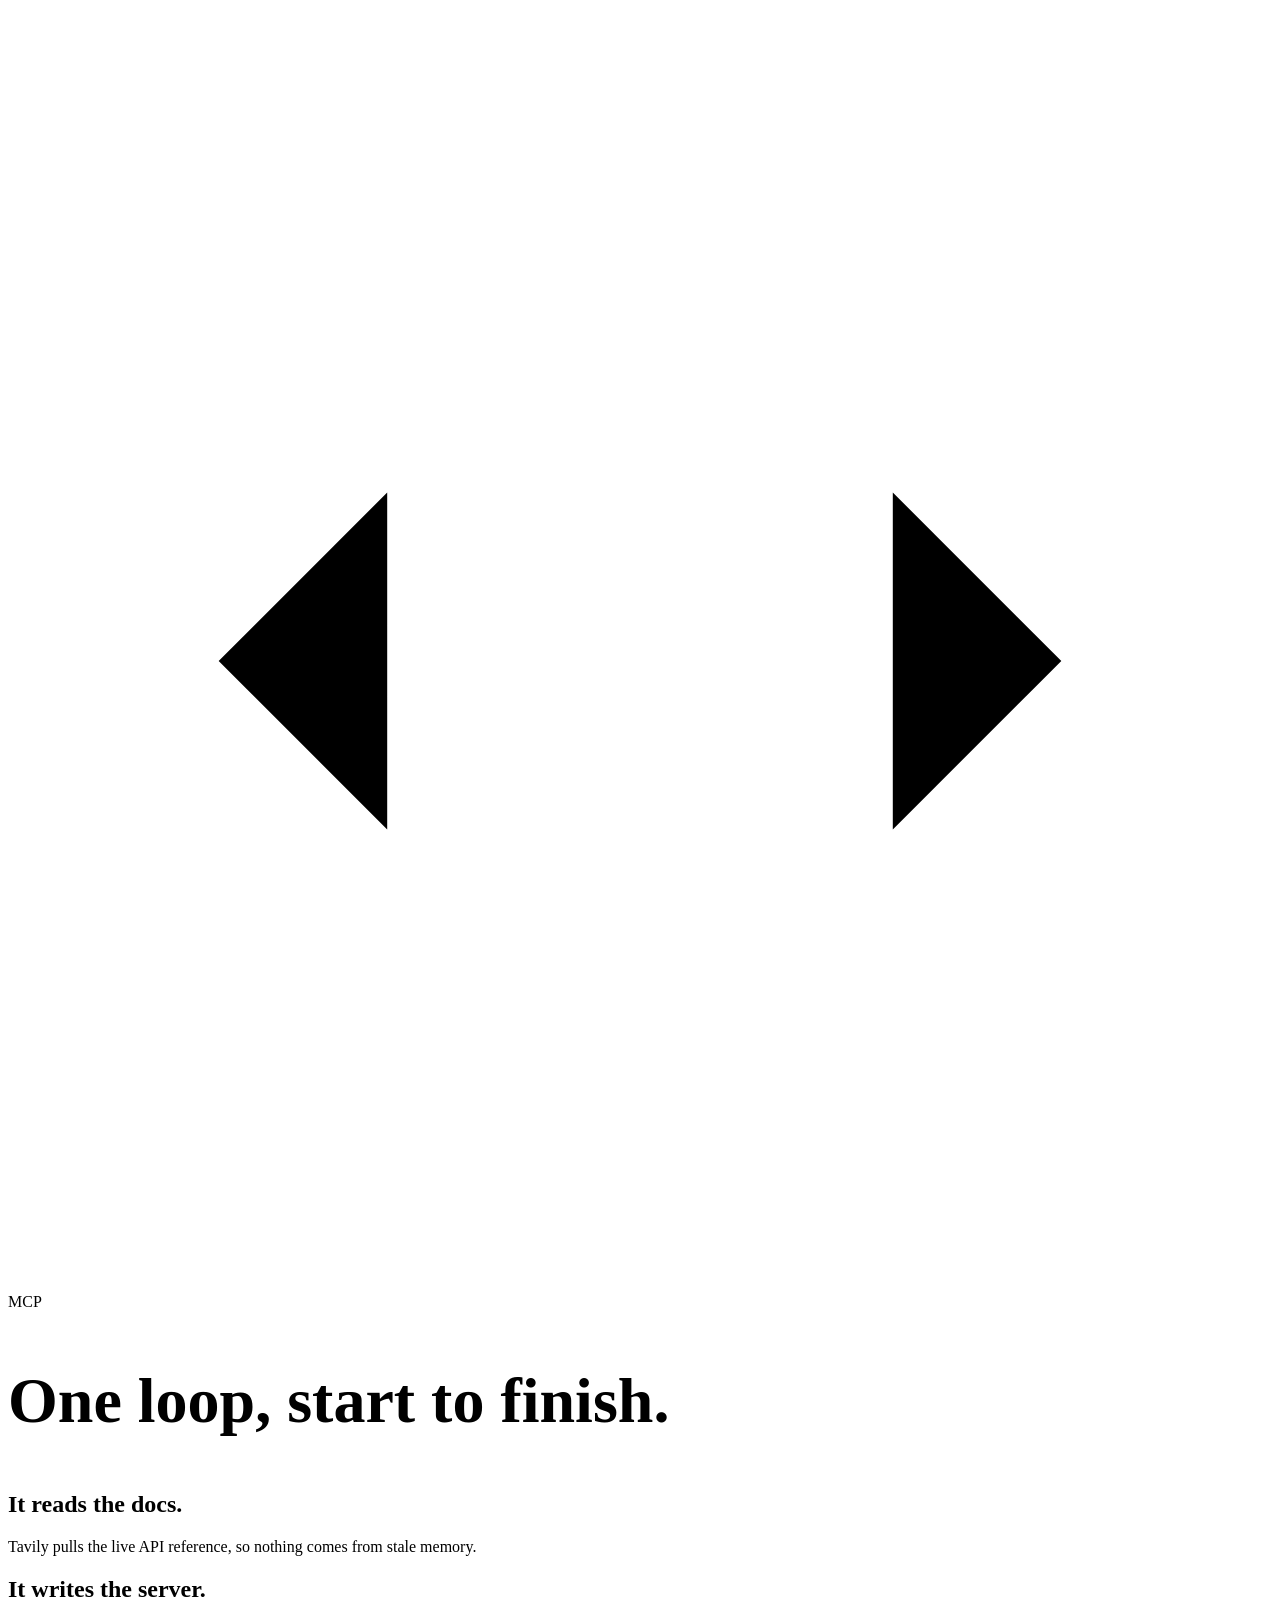
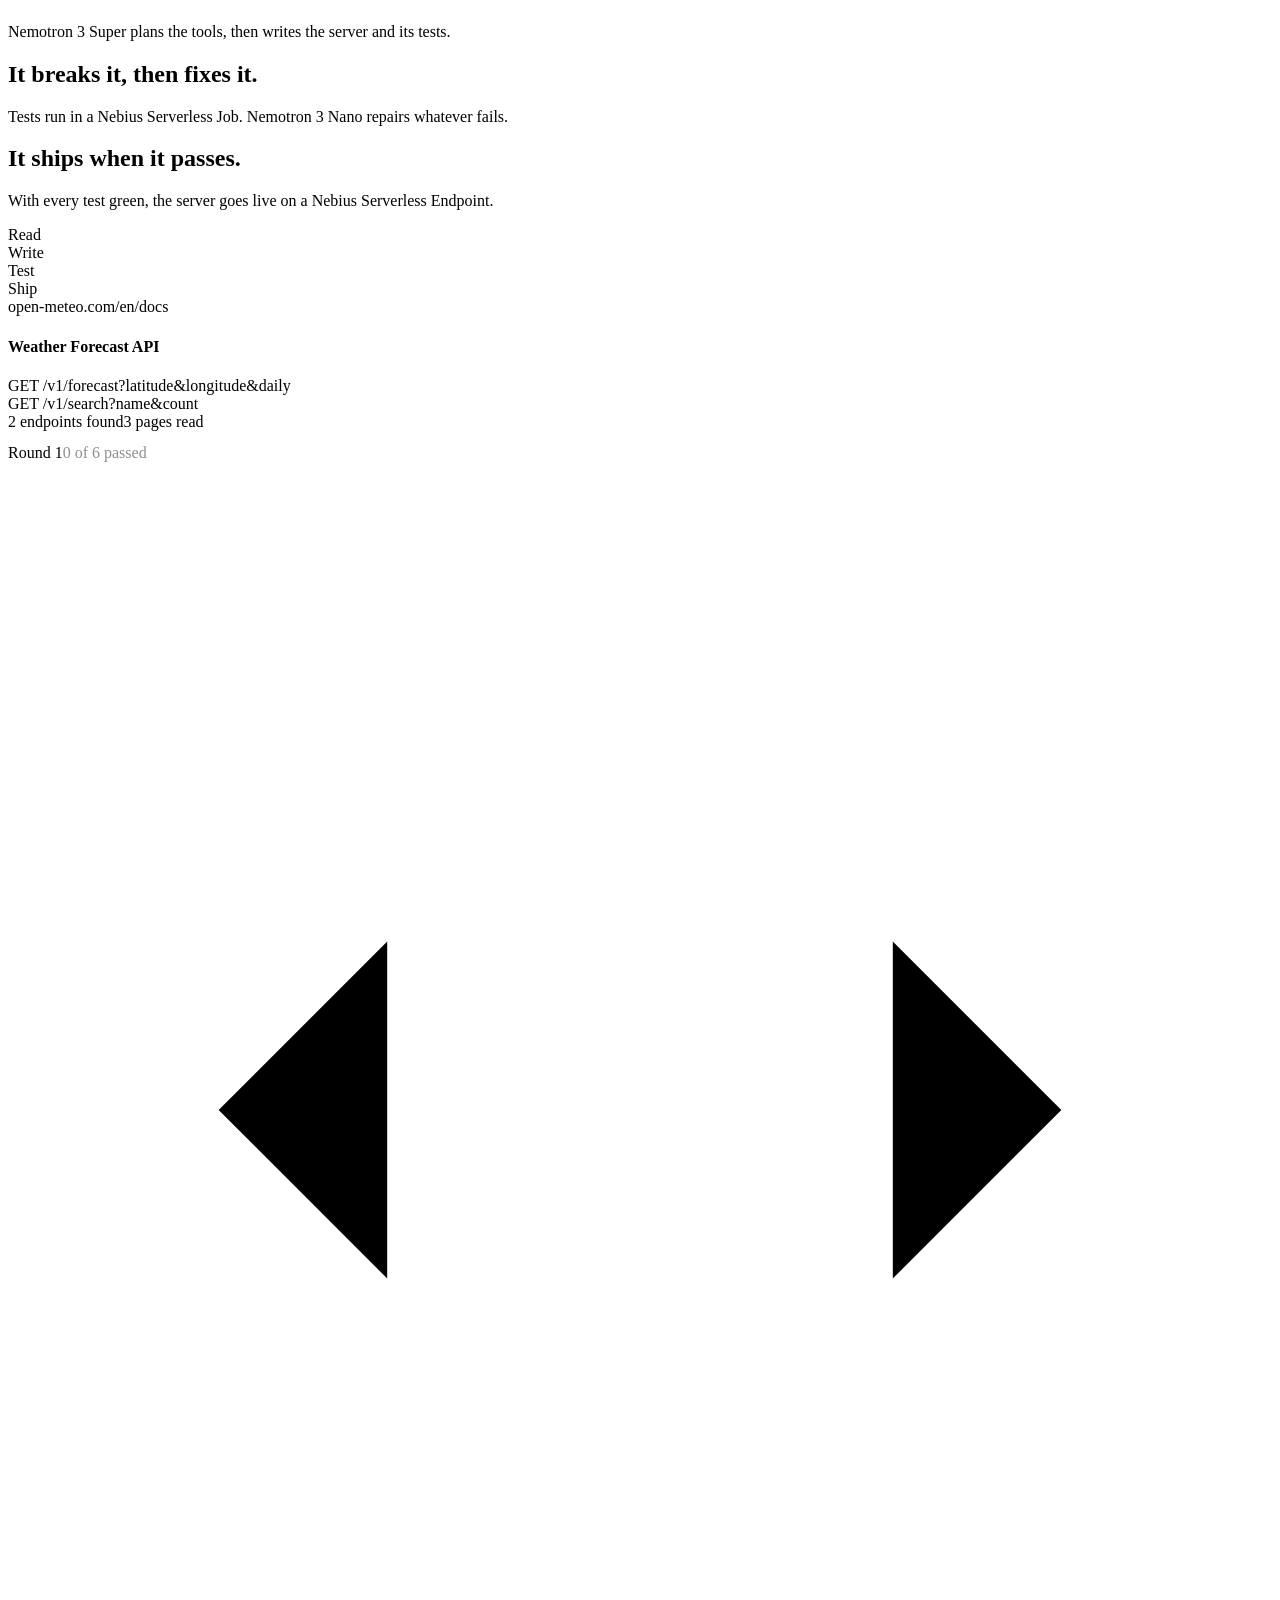
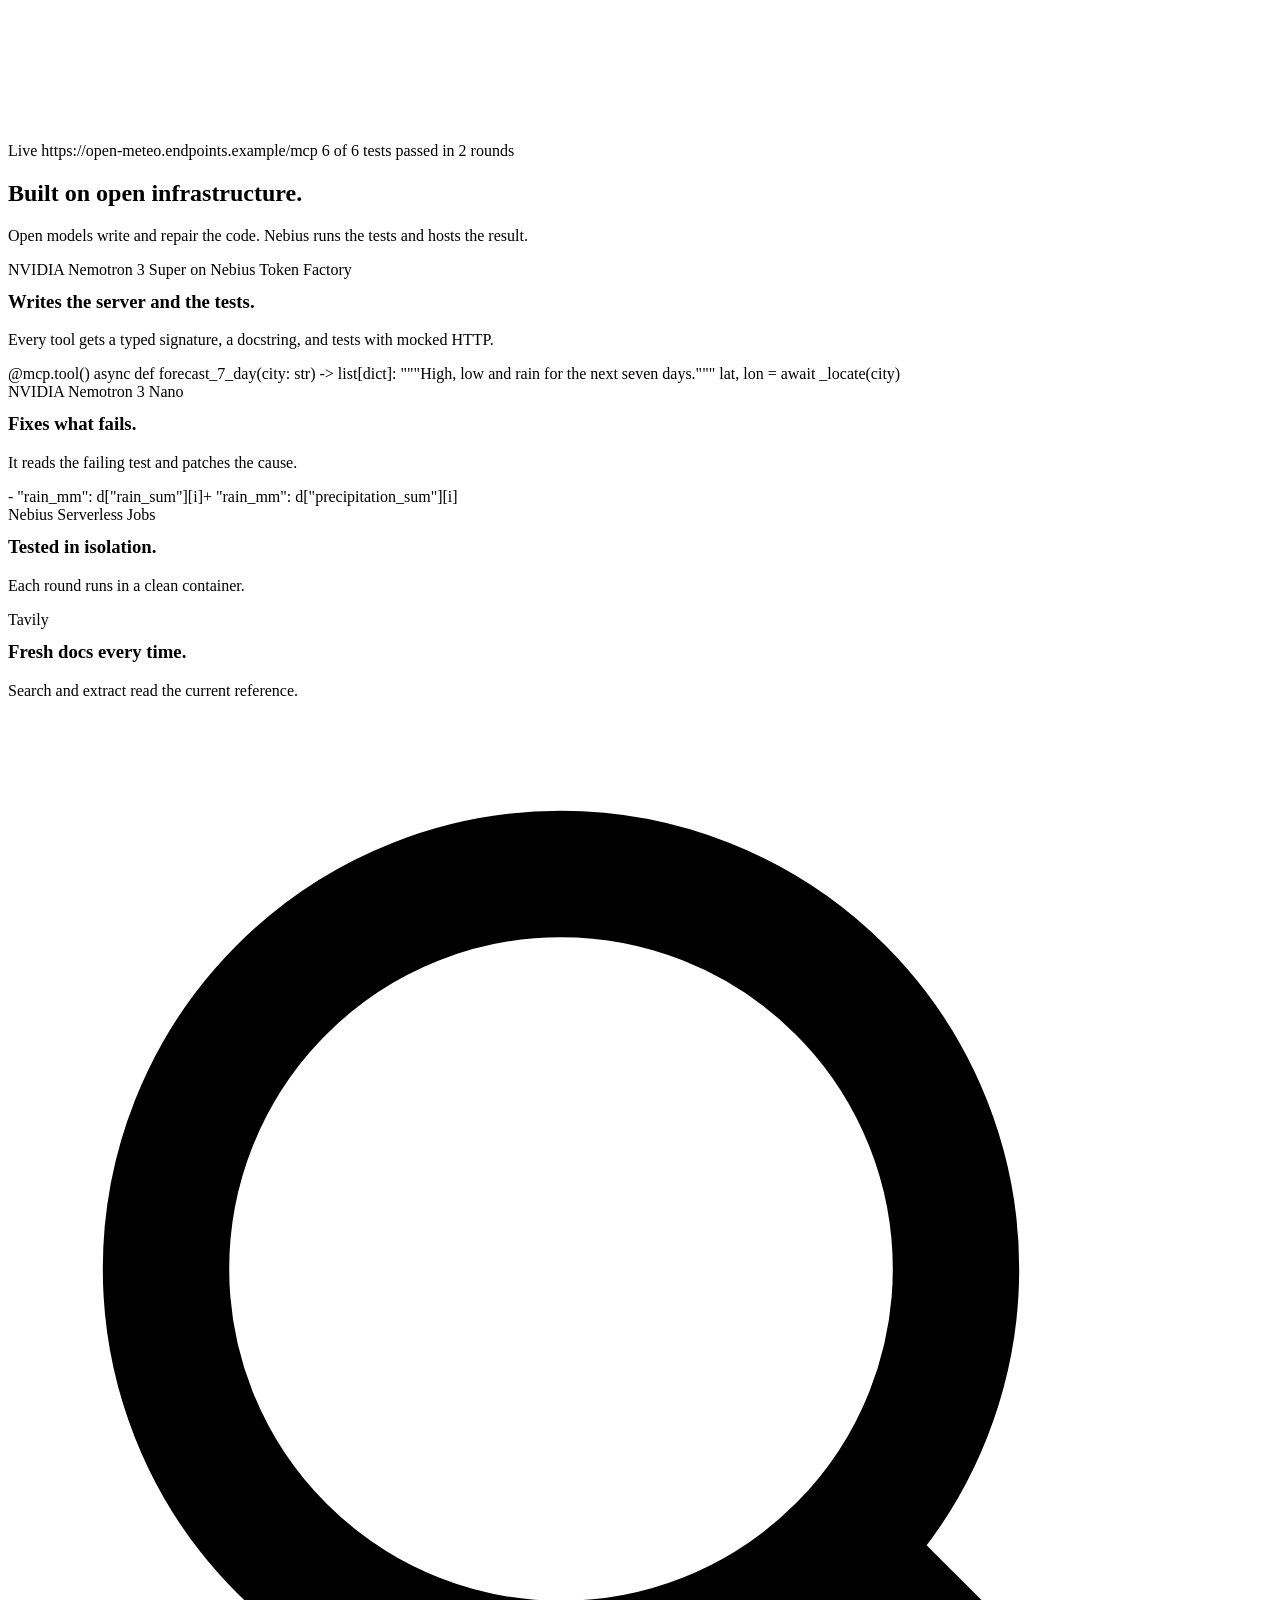
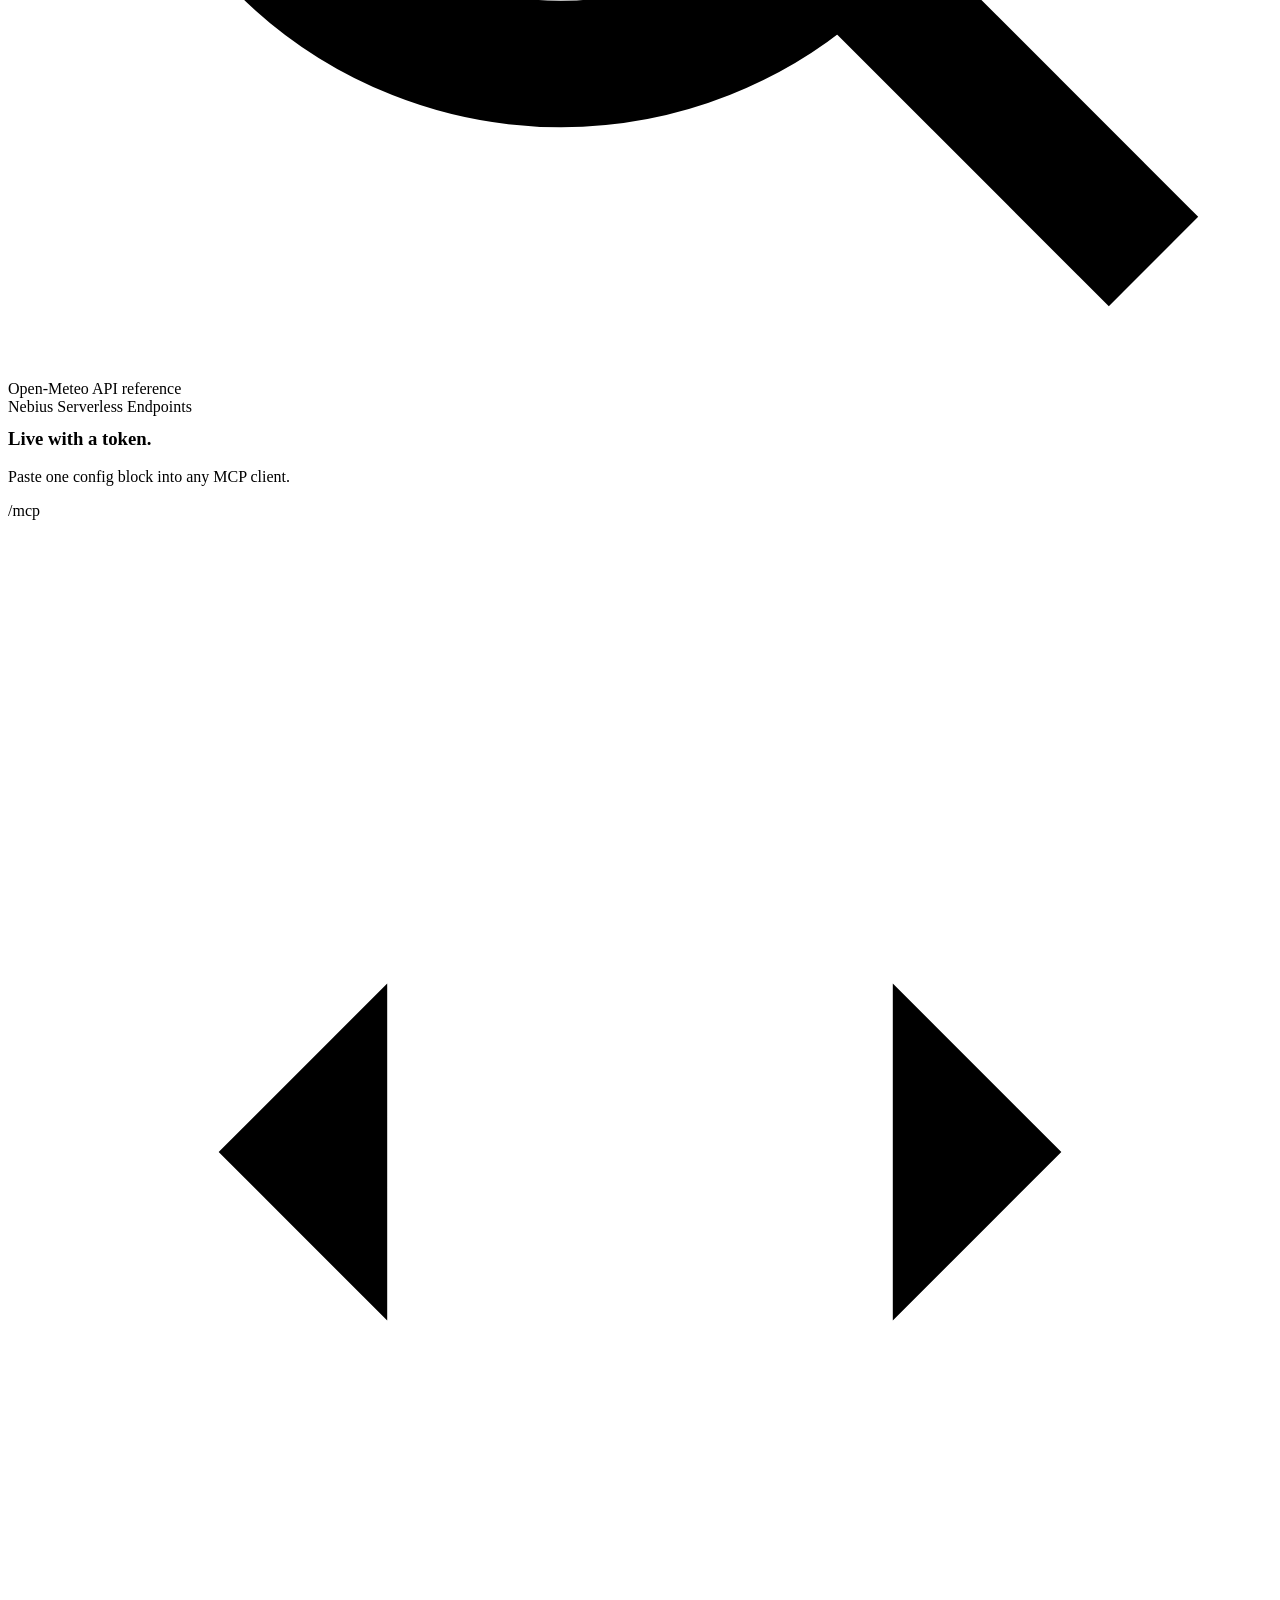
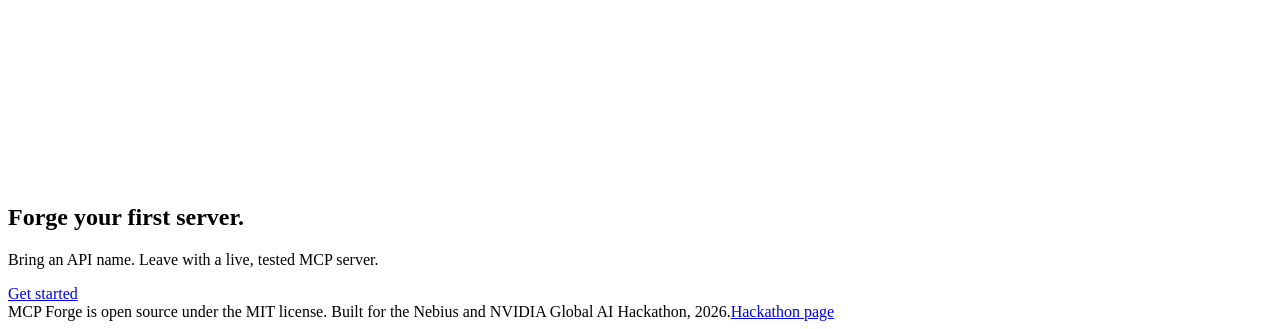
<file: web/parts/landing.html>
<body>

<!-- ================= LANDING ================= -->
<main data-view="home" id="top">
  <header class="gnav">
    <div class="wrap">
      <a class="brand" href="#home"><span class="ingot tiny" aria-hidden="true"><span class="glyph"><svg viewBox="0 0 60 60"><path d="M18 22l-8 8 8 8M42 22l8 8-8 8M34 16l-8 28"/></svg></span></span>MCP Forge</a>
      <nav class="mid" aria-label="Sections"><a href="#how">How it works</a><a href="#built">Built on</a><a href="https://nebiusglobalaihackathon.devpost.com/" target="_blank" rel="noopener">Hackathon</a></nav>
      <div class="end"><a class="plain" id="nav-signin" href="#signin">Sign in</a><a class="pill-btn sm" id="nav-cta" href="#signin">Get started</a></div>
    </div>
  </header>

  <section class="dark hero intro" aria-label="Introduction">
    <p class="name">MCP Forge</p>
    <h1><span>Docs in.</span><span class="cool">Server out.</span></h1>
    <p class="sub">Give it any API. MCP Forge writes an MCP server, tests it, fixes what breaks, and puts it online.</p>
    <div class="ctas"><a class="pill-btn" href="#signin">Get started</a><a class="text-link" href="#how">See how it works<span class="chev" aria-hidden="true"></span></a></div>
    <div class="stage" id="stage">
      <canvas id="sparks" aria-hidden="true"></canvas>
      <div class="glow" id="glow" aria-hidden="true"></div>
      <div class="ingot" id="heroIngot" role="img" aria-label="The MCP Forge chip, glowing hot and cooling to steel">
        <span class="glyph"><svg viewBox="0 0 60 60" aria-hidden="true"><path d="M18 22l-8 8 8 8M42 22l8 8-8 8M34 16l-8 28"/></svg><span class="mark">MCP</span></span>
      </div>
      <div class="floor" aria-hidden="true"></div>
    </div>
  </section>

  <section class="dark story" id="how" aria-label="How it works">
    <div class="pin">
      <div class="wrap">
        <div class="static-head"><h2 style="font-size:clamp(40px,6vw,64px)">One loop, start to finish.</h2></div>
        <div class="grid">
          <div>
            <div class="copy">
              <div class="say on" data-i="0"><h2>It reads the docs.</h2><p>Tavily pulls the live API reference, so nothing comes from stale memory.</p></div>
              <div class="say" data-i="1"><h2>It writes the server.</h2><p>Nemotron 3 Super plans the tools, then writes the server and its tests.</p></div>
              <div class="say" data-i="2"><h2>It breaks it, then fixes it.</h2><p>Tests run in a Nebius Serverless Job. Nemotron 3 Nano repairs whatever fails.</p></div>
              <div class="say" data-i="3"><h2>It ships when it passes.</h2><p>With every test green, the server goes live on a Nebius Serverless Endpoint.</p></div>
            </div>
            <div class="rail" aria-hidden="true">
              <div class="on"><i><b></b></i>Read</div><div><i><b></b></i>Write</div><div><i><b></b></i>Test</div><div><i><b></b></i>Ship</div>
            </div>
          </div>
          <div class="win" aria-hidden="true">
            <div class="bar"><i></i><i></i><i></i><span id="wintitle">open-meteo.com/en/docs</span></div>
            <div class="body">
              <div class="scene doc on" id="sc0">
                <h4>Weather Forecast API</h4>
                <div class="bars" id="docbars">
                  <span style="width:92%"></span><span style="width:78%"></span>
                  <div class="ep" data-at="0.25">GET /v1/forecast?latitude&amp;longitude&amp;daily</div>
                  <span style="width:85%"></span><span style="width:60%"></span>
                  <div class="ep" data-at="0.55">GET /v1/search?name&amp;count</div>
                  <span style="width:70%"></span><span style="width:88%"></span>
                  <div class="beam" id="beam"></div>
                </div>
                <div class="found" id="found"><span class="tag">2 endpoints found</span><span class="tag">3 pages read</span></div>
              </div>
              <div class="scene code-scene" id="sc1"><pre id="typed"></pre></div>
              <div class="scene tests-scene" id="sc2">
                <div class="head"><span id="trTitle">Round 1</span><span id="trScore" style="color:#8e8e93;font-weight:500">0 of 6 passed</span></div>
                <ul id="trList"></ul>
              </div>
              <div class="scene ship-scene" id="sc3">
                <span class="ingot mid" aria-hidden="true"><span class="glyph"><svg viewBox="0 0 60 60"><path d="M18 22l-8 8 8 8M42 22l8 8-8 8M34 16l-8 28"/></svg></span></span>
                <span class="live"><i></i>Live</span>
                <span class="url">https://open-meteo.endpoints.example/mcp</span>
                <span class="meta">6 of 6 tests passed in 2 rounds</span>
              </div>
            </div>
          </div>
        </div>
      </div>
    </div>
  </section>

  <section class="bento-sec" id="built">
    <div class="wrap">
      <div class="sec-head">
        <h2>Built on open infrastructure.</h2>
        <p>Open models write and repair the code. Nebius runs the tests and hosts the result.</p>
      </div>
      <div class="bento">
        <article class="tile wide">
          <div><span class="who">NVIDIA Nemotron 3 Super on Nebius Token Factory</span><h3 style="margin-top:12px">Writes the server and the tests.</h3><p>Every tool gets a typed signature, a docstring, and tests with mocked HTTP.</p></div>
<div class="v-code"><span class="d">@mcp.tool()</span>
<span class="k">async def</span> forecast_7_day(city: str) -&gt; list[dict]:
    <span class="s">"""High, low and rain for the next seven days."""</span>
    lat, lon = <span class="k">await</span> _locate(city)</div>
        </article>
        <article class="tile">
          <div><span class="who">NVIDIA Nemotron 3 Nano</span><h3 style="margin-top:12px">Fixes what fails.</h3><p>It reads the failing test and patches the cause.</p></div>
          <div class="v-diff"><span class="m">- "rain_mm": d["rain_sum"][i]</span><span class="p">+ "rain_mm": d["precipitation_sum"][i]</span></div>
        </article>
        <article class="tile">
          <div><span class="who">Nebius Serverless Jobs</span><h3 style="margin-top:12px">Tested in isolation.</h3><p>Each round runs in a clean container.</p></div>
          <div class="v-dots" id="vdots"><i></i><i></i><i></i><i></i><i></i><i></i></div>
        </article>
        <article class="tile">
          <div><span class="who">Tavily</span><h3 style="margin-top:12px">Fresh docs every time.</h3><p>Search and extract read the current reference.</p></div>
          <div class="v-search"><svg viewBox="0 0 16 16" fill="none" stroke="currentColor" stroke-width="1.6"><circle cx="7" cy="7" r="5"/><path d="M11 11l3.5 3.5"/></svg>Open-Meteo API reference</div>
        </article>
        <article class="tile">
          <div><span class="who">Nebius Serverless Endpoints</span><h3 style="margin-top:12px">Live with a token.</h3><p>Paste one config block into any MCP client.</p></div>
          <div class="v-url"><i></i>/mcp</div>
        </article>
      </div>
    </div>
  </section>

  <section class="close-sec">
    <div class="wrap">
      <span class="ingot mid" aria-hidden="true"><span class="glyph"><svg viewBox="0 0 60 60"><path d="M18 22l-8 8 8 8M42 22l8 8-8 8M34 16l-8 28"/></svg></span></span>
      <h2>Forge your first server.</h2>
      <p>Bring an API name. Leave with a live, tested MCP server.</p>
      <a class="pill-btn" href="#signin">Get started</a>
    </div>
  </section>
  <div class="wrap"><footer class="foot"><span>MCP Forge is open source under the MIT license. Built for the Nebius and NVIDIA Global AI Hackathon, 2026.</span><a href="https://nebiusglobalaihackathon.devpost.com/" target="_blank" rel="noopener">Hackathon page</a></footer></div>
</main>
</file>
<file: web/styles.css>
/* MCP Forge shared tokens and components.
   Layout: a painted night hero, then quiet editorial bands at 1200px.
   The app is a three pane workbench on the same tokens. */
:root {
  --canvas: #fefffc;
  --paper: #ffffff;
  --linen: #f9faf7;
  --ink: #171717;
  --graphite: #2c2c2c;
  --charcoal: #444141;
  --ash: #646464;
  --fog: #b4b8b4;
  --mist: #dee2de;
  --twilight: #282834;
  --dusk: #1f1f29;
  --on-dusk: #ffffff;
  --signal: #41a1cf;
  --signal-ink: #1d78a6;
  --signal-wash: #edf6fb;
  --cerulean: #0081c0;
  --on-cerulean: #ffffff;
  --on-cerulean-muted: #cfe6f3;
  --cerulean-line: #4ea6d3;

  --ok: #2b7a50;
  --ok-bg: #eaf4ee;
  --warn: #94600f;
  --warn-bg: #fbf2e1;
  --bad: #b23c34;
  --bad-bg: #fbeceb;

  --code-bg: #f7f8f4;
  --c-kw: #7a3d9c;
  --c-str: #2b764b;
  --c-fn: #0b6a9b;
  --c-com: #868b86;
  --c-num: #ad5028;
  --c-dec: #94600f;

  /* The painting looks the same in both themes, so text over it is fixed */
  --hero-fg: #fefffc;
  --hero-muted: #d6e2ec;
  --glass: rgba(12, 22, 40, 0.34);
  --glass-line: rgba(255, 255, 255, 0.3);

  --serif: "Instrument Serif", "Iowan Old Style", "Palatino Linotype", Georgia, serif;
  --sans: "Geist", ui-sans-serif, system-ui, -apple-system, "Segoe UI", Roboto, sans-serif;
  --mono: "Geist Mono", ui-monospace, SFMono-Regular, Menlo, Consolas, monospace;

  --shadow-card: 0 1px 1px rgba(0, 0, 0, 0.08), 0 4px 5px rgba(0, 0, 0, 0.08);
  --shadow-soft: 0 1px 8px rgba(0, 0, 0, 0.05);
  --shadow-nav: 0 2px 6px rgba(0, 0, 0, 0.15);

  --gutter-l: max(16px, env(safe-area-inset-left, 0px));
  --gutter-r: max(16px, env(safe-area-inset-right, 0px));
}

@media (prefers-color-scheme: dark) {
  :root:not([data-theme="light"]) {
    --canvas: #121318; --paper: #181a20; --linen: #1e2028; --ink: #f3f4ef; --graphite: #eceee8;
    --charcoal: #c8cbc5; --ash: #9a9e98; --fog: #5a5e5a; --mist: #2c2f37; --twilight: #d8dae3;
    --dusk: #eef0ea; --on-dusk: #16161d; --signal: #5bb4df; --signal-ink: #7cc4e8; --signal-wash: #16252f;
    --cerulean: #0a6ea4; --on-cerulean-muted: #c4def0; --cerulean-line: #3a8dbd;
    --ok: #6cc596; --ok-bg: #15271e; --warn: #e2aa52; --warn-bg: #2b2315; --bad: #ec8279; --bad-bg: #2d1a19;
    --code-bg: #15161c; --c-kw: #cf9cf0; --c-str: #9dd08b; --c-fn: #72c4ef; --c-com: #6c716b; --c-num: #f1a273; --c-dec: #e2aa52;
    --shadow-card: 0 1px 1px rgba(0, 0, 0, 0.4), 0 4px 10px rgba(0, 0, 0, 0.35);
    --shadow-soft: 0 1px 10px rgba(0, 0, 0, 0.35);
    color-scheme: dark;
  }
}
:root[data-theme="dark"] {
  --canvas: #121318; --paper: #181a20; --linen: #1e2028; --ink: #f3f4ef; --graphite: #eceee8;
  --charcoal: #c8cbc5; --ash: #9a9e98; --fog: #5a5e5a; --mist: #2c2f37; --twilight: #d8dae3;
  --dusk: #eef0ea; --on-dusk: #16161d; --signal: #5bb4df; --signal-ink: #7cc4e8; --signal-wash: #16252f;
  --cerulean: #0a6ea4; --on-cerulean-muted: #c4def0; --cerulean-line: #3a8dbd;
  --ok: #6cc596; --ok-bg: #15271e; --warn: #e2aa52; --warn-bg: #2b2315; --bad: #ec8279; --bad-bg: #2d1a19;
  --code-bg: #15161c; --c-kw: #cf9cf0; --c-str: #9dd08b; --c-fn: #72c4ef; --c-com: #6c716b; --c-num: #f1a273; --c-dec: #e2aa52;
  --shadow-card: 0 1px 1px rgba(0, 0, 0, 0.4), 0 4px 10px rgba(0, 0, 0, 0.35);
  --shadow-soft: 0 1px 10px rgba(0, 0, 0, 0.35);
  color-scheme: dark;
}

* { box-sizing: border-box; }
[hidden] { display: none !important; }
html { -webkit-text-size-adjust: 100%; }
body {
  margin: 0;
  background: var(--canvas);
  color: var(--charcoal);
  font: 400 16px/1.5 var(--sans);
  letter-spacing: -0.01em;
  -webkit-font-smoothing: antialiased;
}
h1, h2, h3 {
  margin: 0;
  font-family: var(--serif);
  font-weight: 400;
  color: var(--graphite);
  letter-spacing: -0.02em;
  line-height: 1.1;
  text-wrap: balance;
  font-feature-settings: "liga" 0;
}
p { margin: 0; }
a { color: inherit; }
code, pre, .mono { font-family: var(--mono); }
:focus-visible { outline: 2px solid var(--signal); outline-offset: 2px; }

.wrap {
  max-width: 1200px;
  margin-inline: auto;
  padding-left: var(--gutter-l);
  padding-right: var(--gutter-r);
}
.eyebrow {
  font: 500 13px/1.3 var(--sans);
  letter-spacing: 0.06em;
  text-transform: uppercase;
  color: var(--ash);
}

/* Brand mark */
.brand {
  display: inline-flex;
  align-items: center;
  gap: 8px;
  font: 600 15px/1 var(--sans);
  letter-spacing: -0.01em;
  text-decoration: none;
  color: inherit;
}
.brand svg { width: 20px; height: 20px; flex: none; }

/* Buttons: outlined by default, one filled variant */
.btn {
  display: inline-flex;
  align-items: center;
  justify-content: center;
  gap: 10px;
  font: 500 15px/1 var(--sans);
  letter-spacing: -0.01em;
  border-radius: 8px;
  padding: 9px 12px;
  border: 1px solid var(--twilight);
  color: var(--twilight);
  background: transparent;
  text-decoration: none;
  cursor: pointer;
  white-space: nowrap;
  transition: background-color 0.15s ease, color 0.15s ease, border-color 0.15s ease;
}
.btn:hover { background: var(--linen); }
.btn-primary { border-color: var(--signal); color: var(--signal-ink); }
.btn-primary:hover { background: var(--signal-wash); }
.btn-fill { background: var(--dusk); border-color: var(--dusk); color: var(--on-dusk); padding: 11px 16px; }
.btn-fill:hover { background: var(--twilight); border-color: var(--twilight); }
.btn[disabled] { opacity: 0.55; cursor: progress; }
.btn .ring {
  display: inline-grid;
  place-items: center;
  width: 20px;
  height: 20px;
  border: 1px solid currentColor;
  border-radius: 50%;
}
.btn .ring svg { width: 10px; height: 10px; }
.btn-sm { font-size: 13px; padding: 6px 10px; gap: 6px; }

/* Status pills */
.pill {
  display: inline-flex;
  align-items: center;
  gap: 6px;
  font: 500 12px/1 var(--sans);
  letter-spacing: 0;
  padding: 5px 8px;
  border-radius: 999px;
  background: var(--linen);
  color: var(--charcoal);
  border: 1px solid var(--mist);
  white-space: nowrap;
}
.pill .dot { width: 6px; height: 6px; border-radius: 50%; background: currentColor; }
.pill.ok { background: var(--ok-bg); color: var(--ok); border-color: transparent; }
.pill.warn { background: var(--warn-bg); color: var(--warn); border-color: transparent; }
.pill.bad { background: var(--bad-bg); color: var(--bad); border-color: transparent; }
.pill.run { background: var(--signal-wash); color: var(--signal-ink); border-color: transparent; }

/* Paper form fields: linen fill and a single bottom rule */
.field { display: grid; gap: 6px; }
.field > span, .field > label { font: 500 13px/1.3 var(--sans); color: var(--ash); }
.input, .select, .textarea {
  width: 100%;
  font: 400 15px/1.4 var(--sans);
  letter-spacing: -0.01em;
  color: var(--charcoal);
  background: var(--linen);
  border: 0;
  border-bottom: 1px solid var(--charcoal);
  border-radius: 0;
  padding: 10px 10px;
}
.textarea { resize: vertical; min-height: 84px; }
.select { appearance: none; background-image: linear-gradient(45deg, transparent 50%, var(--ash) 50%), linear-gradient(135deg, var(--ash) 50%, transparent 50%); background-position: calc(100% - 15px) 52%, calc(100% - 10px) 52%; background-size: 5px 5px; background-repeat: no-repeat; padding-right: 28px; }
.input:focus, .select:focus, .textarea:focus { outline: none; border-bottom-color: var(--signal); box-shadow: 0 1px 0 0 var(--signal); }

@media (prefers-reduced-motion: reduce) {
  *, *::before, *::after { animation-duration: 0.01ms !important; transition-duration: 0.01ms !important; }
}
</file>
